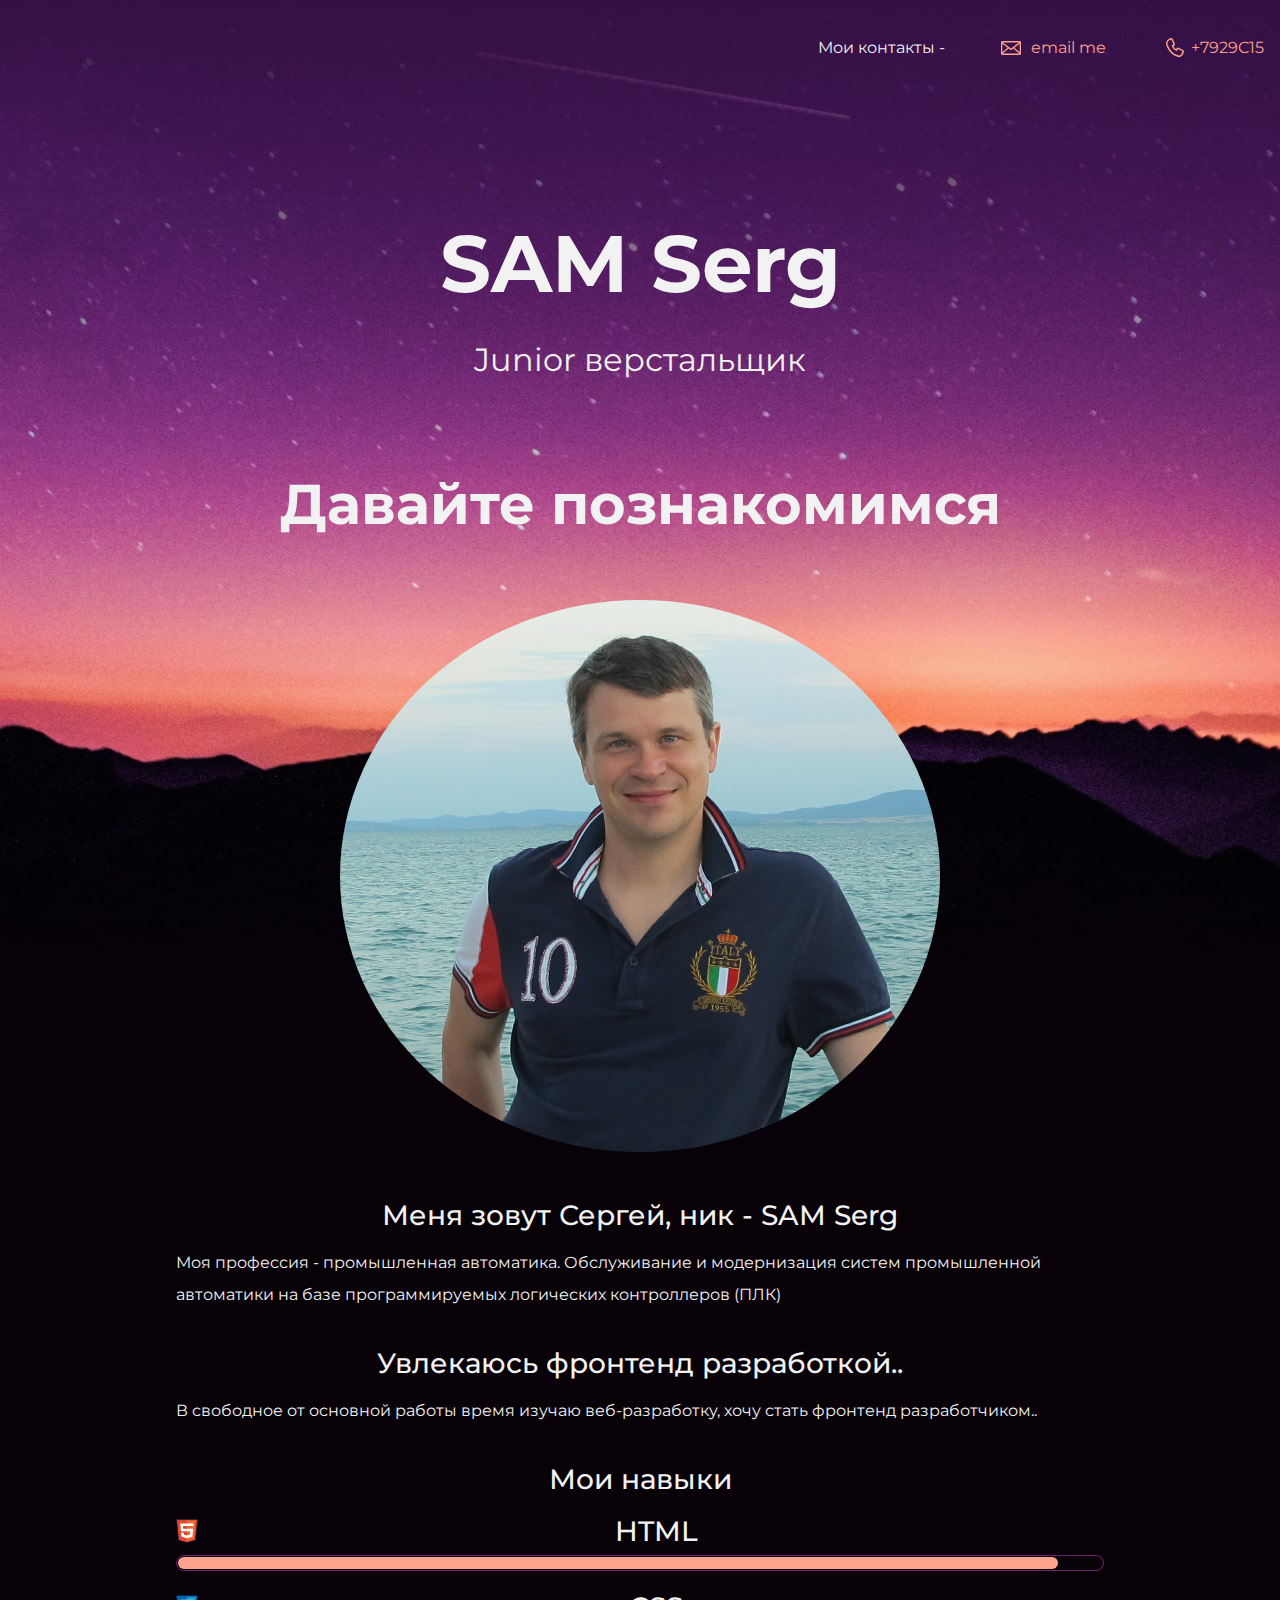
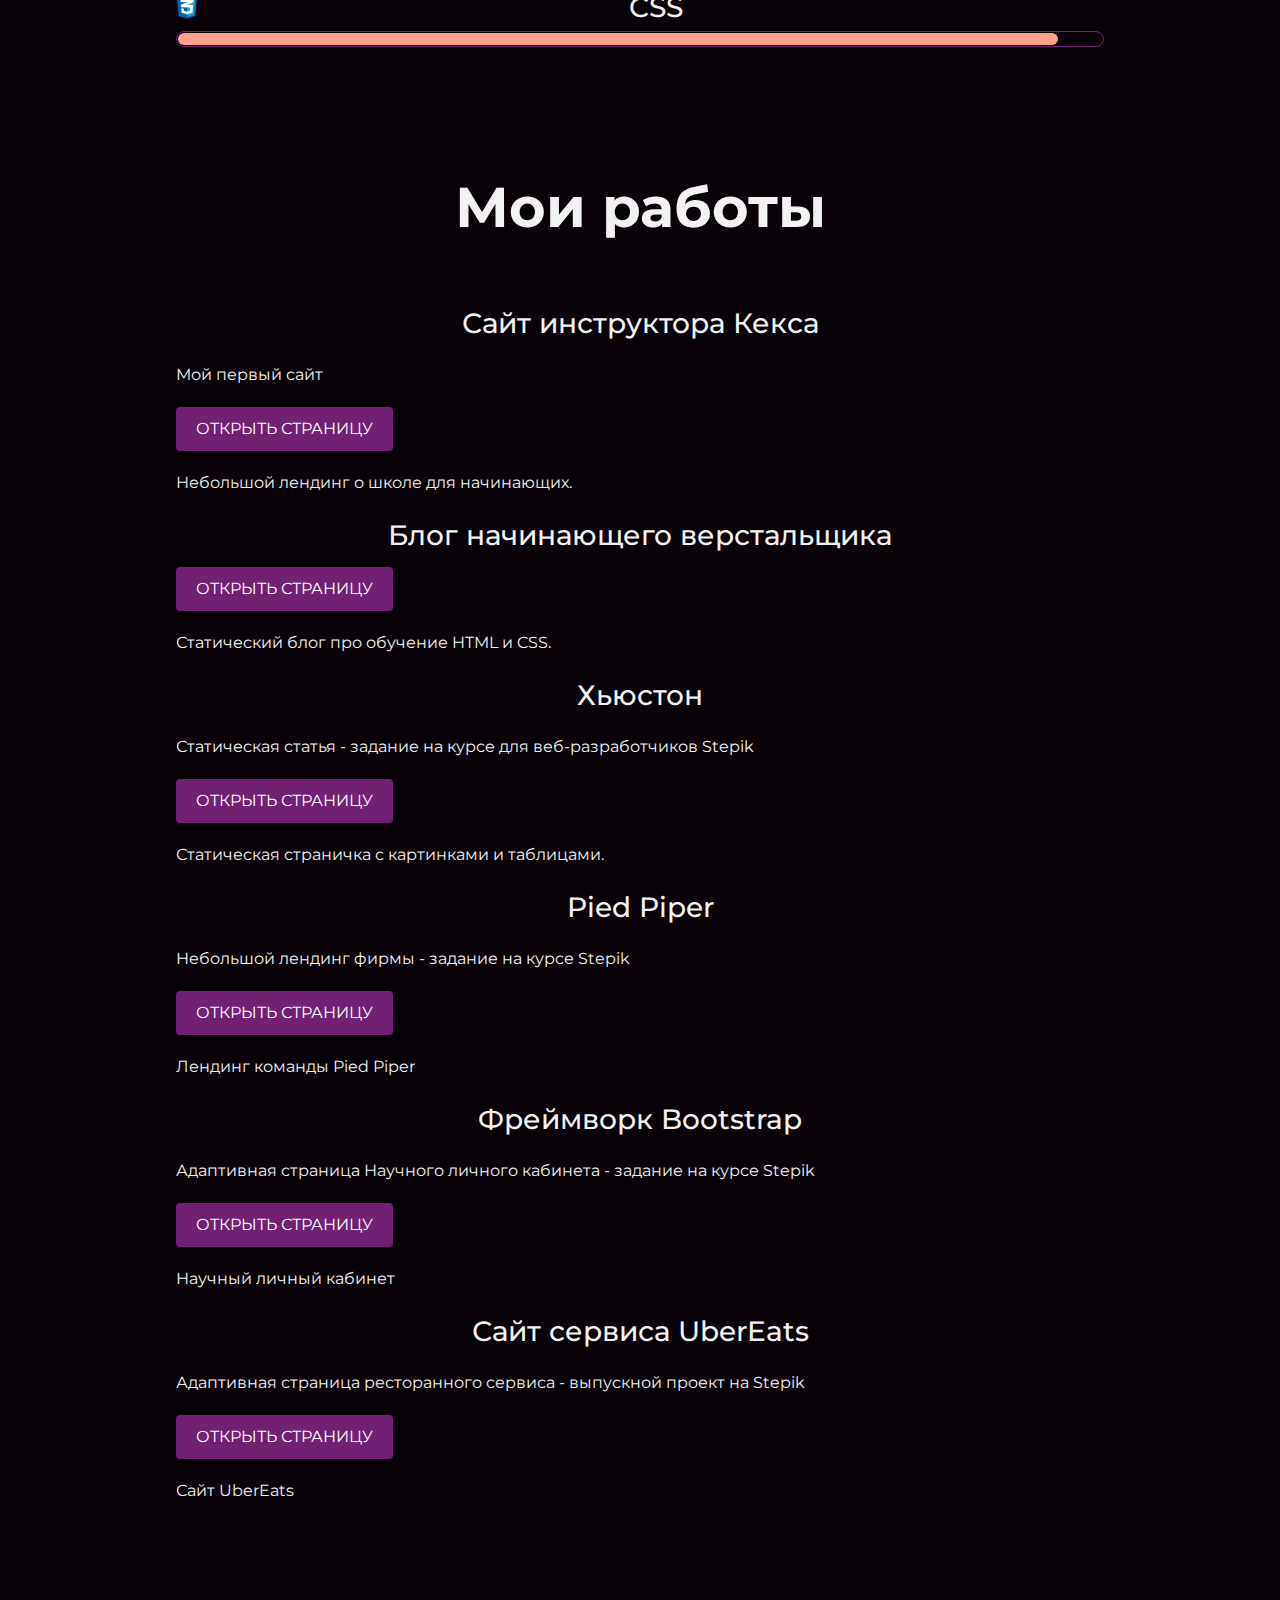
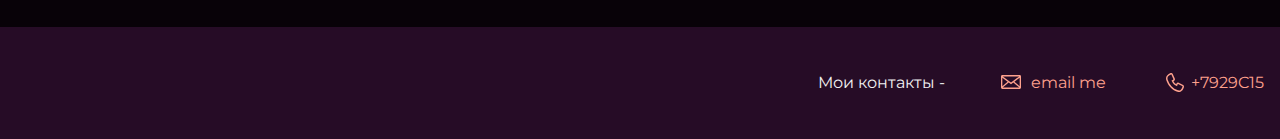
<file: index.html>
<!DOCTYPE html>
<!--Created by SAM Serg-->
<html lang="ru">
  <head>
    <meta charset="UTF-8">
    <link rel="stylesheet" href="style.css">
    <link rel="stylesheet" href="https://fonts.googleapis.com/css?family=Montserrat:400,500,700|Old+Standard+TT&display=swap&subset=cyrillic">
    <title>Портфолио Junior верстальщика SAM Serg</title>
  </head>

  <body>
    <header class="page-header">
      <div class="container">
        Мои контакты -<a class="header-email"
        href="mailto:serg_am@rambler.ru?subject=feedback">email me</a>
        <a class="header-phone" href="tel:+7929C15">+7929C15 </a>
      </div>
    </header>

    <section class="hero-image">
      <div class="container">
        <h1 class="heading">SAM Serg</h1>
        <p>Junior верстальщик</p>
      </div>
    </section>

    <section class="intro">
      <div class="container">
        <h2 class="subheading">Давайте познакомимся</h2>
        <figure class="user-image">
          <img class="myfoto" src="files/MyAva.jpg" width="600" alt="Моя фотка">
        </figure>
        <div>
          <h3>Меня зовут Сергей, ник - SAM Serg</h3>
          <p>Моя профессия - промышленная автоматика. Обслуживание и модернизация систем
            промышленной автоматики на базе программируемых логических контроллеров (ПЛК)</p>
        </div>
        <div>
          <h3>Увлекаюсь фронтенд разработкой..</h3>
          <p>В свободное от основной работы время изучаю веб-разработку, хочу стать фронтенд разработчиком..</p>
        </div>
        <div class="skills">
          <h3>Мои навыки<h3>
          <dl class="skills-list">
            <dt class="skill-html">HTML</dt>
            <dd class="level"><div style="width: 95%;">90%</div><dd>
            <dt class="skill-css">CSS</dt>
            <dd class="level"><div style="width: 95%;">85%</div></dd>
          </dl>
        </div>
      </div>
    </section>

    <section class="portfolio">
      <div class="container">
        <h2 class="subheading">Мои работы</h2>
        <h3>Сайт инструктора Кекса</h3>
        <p>Мой первый сайт</p>
        <a class="button" href="source/project/index.html">Открыть страницу</a>
        <p>Небольшой лендинг о школе для начинающих.</p>

        <h3>Блог начинающего верстальщика</h3>
        <a class="button" href="source/project2/index.html">Открыть страницу</a>
        <p>Статический блог про обучение HTML и CSS.</p>

        <h3>Хьюстон</h3>
        <p>Статическая статья - задание на курсе для веб-разработчиков Stepik</p>
        <a class="button" href="source/Stepik_task/index.html">Открыть страницу</a>
        <p>Статическая страничка с картинками и таблицами.</p>

        <h3>Pied Piper</h3>
        <p>Небольшой лендинг фирмы - задание на курсе Stepik</p>
        <a class="button" href="./source/StepikTask2/index.html">Открыть страницу</a>
        <p>Лендинг команды Pied Piper</p>

        <h3>Фреймворк Bootstrap</h3>
        <p>Адаптивная страница Научного личного кабинета - задание на курсе Stepik</p>
        <a class="button" href="./source/StepikTask3/index.html">Открыть страницу</a>
        <p>Научный личный кабинет</p>

        <h3>Сайт сервиса UberEats</h3>
        <p>Адаптивная страница ресторанного сервиса - выпускной проект на Stepik</p>
        <a class="button" href="./source/StepikFinal/index.html">Открыть страницу</a>
        <p>Сайт UberEats</p>

      </div>
    </section>

    <footer class="page-footer">
      <div class="container">
        Мои контакты -<a class="footer-email"
        href="mailto:serg_am@rambler.ru?subject=feedback">email me</a>
        <a class="footer-phone" href="tel:+7929C15"> +7929C15 </a>
      </div>
    </footer>
  </body>
</html>
</file>
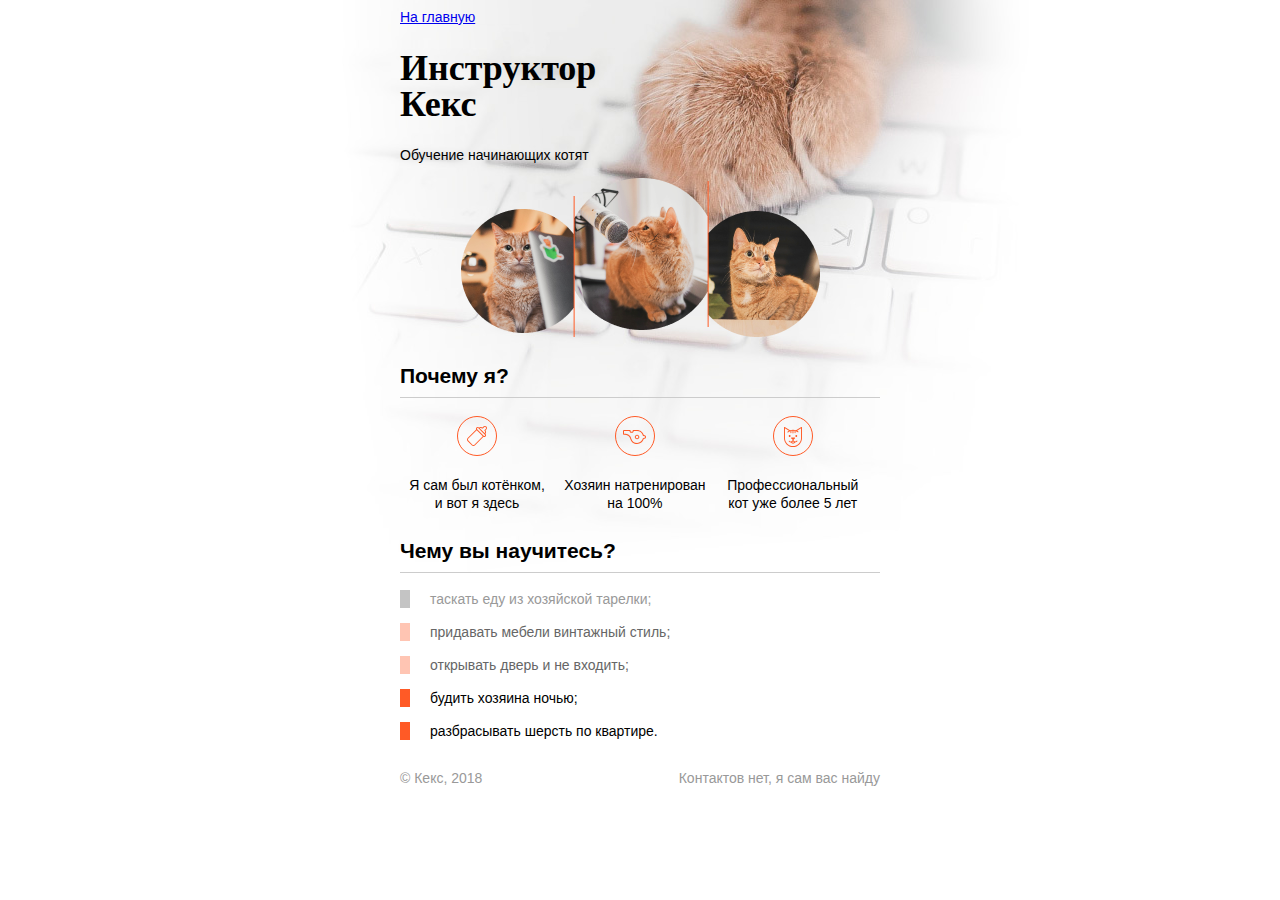
<file: source/project/index.html>
<!DOCTYPE html>
<html lang="ru">
  <head>
    <meta charset="utf-8">
    <title>Инструктор Кекс</title>
    <link rel="stylesheet" href="style.css">
  </head>
  <body>
    <div class="container">
      <header class="site-header">
        <a href="../../index.html">На главную</a>
        <h1>Инструктор Кекс</h1>
        <p>Обучение начинающих котят</p>
        <img src="img/keks.png">
      </header>

      <section class="features">
        <h2>Почему я?</h2>
        <p class="feature-kitten">Я сам был котёнком, и вот я здесь</p>
        <p class="feature-train">Хозяин натренирован на 100%</p>
        <p class="feature-cat">Профессиональный кот уже более 5 лет</p>
      </section>

      <section class="skills">
        <h2>Чему вы научитесь?</h2>
        <ul class="skills-list">
          <li class="skills-item">таскать еду из хозяйской тарелки;</li>
          <li class="skills-item standart">придавать мебели винтажный стиль;</li>
          <li class="skills-item standart">открывать дверь и не входить;</li>
          <li class="skills-item vip">будить хозяина ночью;</li>
          <li class="skills-item vip">разбрасывать шерсть по квартире.</li>
        </ul>
      </section>

      <footer class="site-footer">
        <p>© Кекс, 2018</p>
        <p>Контактов нет, я сам вас найду</p>
      </footer>
    </div>
  </body>
</html>
</file>
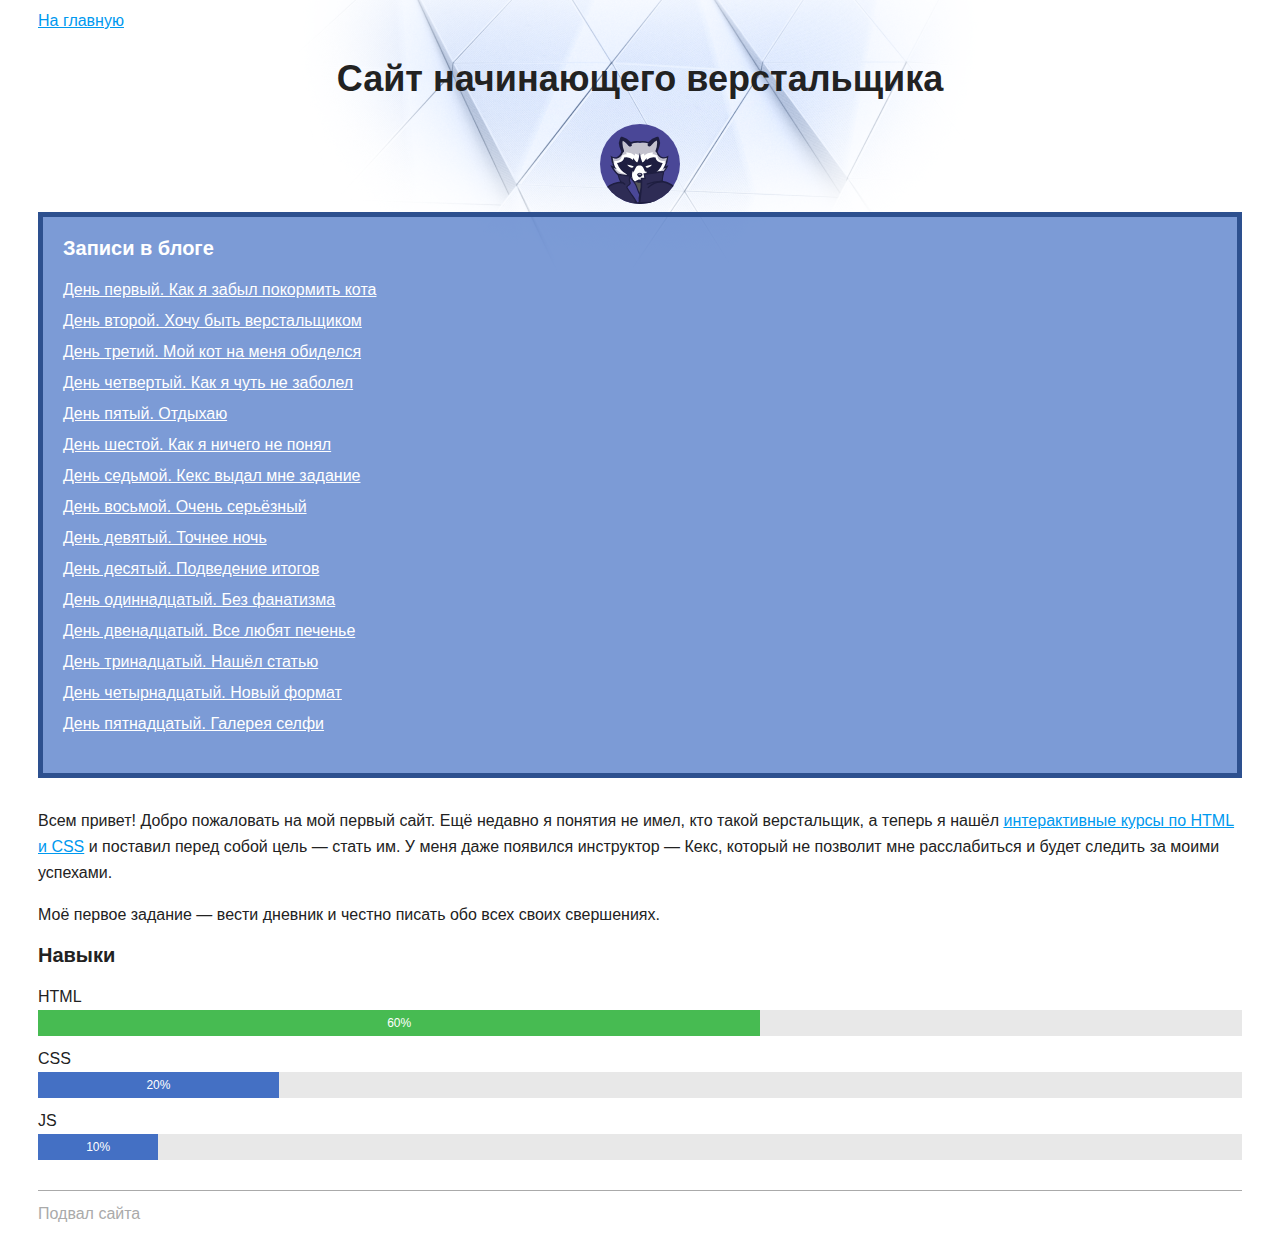
<file: source/project2/index.html>
<!DOCTYPE html>
<html lang="ru">
  <head>
    <meta charset="utf-8">
    <title>Сайт начинающего верстальщика</title>
    <link rel="stylesheet" href="style.css">
  </head>
  <body>
    <header>
      <a href="../../index.html">На главную</a>
      <h1 class="page-title">Сайт начинающего верстальщика</h1>
    </header>
    <main>
      <div class="avatar-container">
        <img class="avatar" src="img/raccoon.svg" width="80" height="80" alt="Аватарка">
      </div>
      <nav class="blog-navigation">
        <h2>Записи в блоге</h2>
        <ul>
          <li><a href="day-1.html">День первый. Как я забыл покормить кота</a></li>
          <li><a href="day-2.html">День второй. Хочу быть верстальщиком</a></li>
          <li><a href="day-3.html">День третий. Мой кот на меня обиделся</a></li>
          <li><a href="day-4.html">День четвертый. Как я чуть не заболел</a></li>
          <li><a href="day-5.html">День пятый. Отдыхаю</a></li>
          <li><a href="day-6.html">День шестой. Как я ничего не понял</a></li>
          <li><a href="day-7.html">День седьмой. Кекс выдал мне задание</a></li>
          <li><a href="day-8.html">День восьмой. Очень серьёзный</a></li>
          <li><a href="day-9.html">День девятый. Точнее ночь</a></li>
          <li><a href="day-10.html">День десятый. Подведение итогов</a></li>
          <li><a href="day-11.html">День одиннадцатый. Без фанатизма</a></li>
          <li><a href="day-12.html">День двенадцатый. Все любят печенье</a></li>
          <li><a href="day-13.html">День тринадцатый. Нашёл статью</a></li>
          <li><a href="day-14.html">День четырнадцатый. Новый формат</a></li>
          <li><a href="day-15.html">День пятнадцатый. Галерея селфи</a></li>
        </ul>
      </nav>
      <section>
        <p>Всем привет! Добро пожаловать на мой первый сайт. Ещё недавно я понятия не имел, кто такой верстальщик, а теперь я нашёл <a href="https://htmlacademy.ru/courses">интерактивные курсы по HTML и CSS</a> и поставил перед собой цель — стать им. У меня даже появился инструктор — Кекс, который не позволит мне расслабиться и будет следить за моими успехами.</p>
        <p>Моё первое задание — вести дневник и честно писать обо всех своих свершениях.</p>
      </section>
      <section>
        <h2>Навыки</h2>
        <dl class="skills">
          <dt>HTML</dt>
          <dd><div class="skills-level skills-level-ok" style="width: 60%;">60%</div></dd>
          <dt>CSS</dt>
          <dd><div class="skills-level" style="width: 20%;">20%</div></dd>
          <dt>JS</dt>
          <dd><div class="skills-level" style="width: 10%;">10%</div></dd>
        </dl>
      </section>
    </main>
    <footer>
      Подвал сайта
    </footer>
  </body>
</html>
</file>
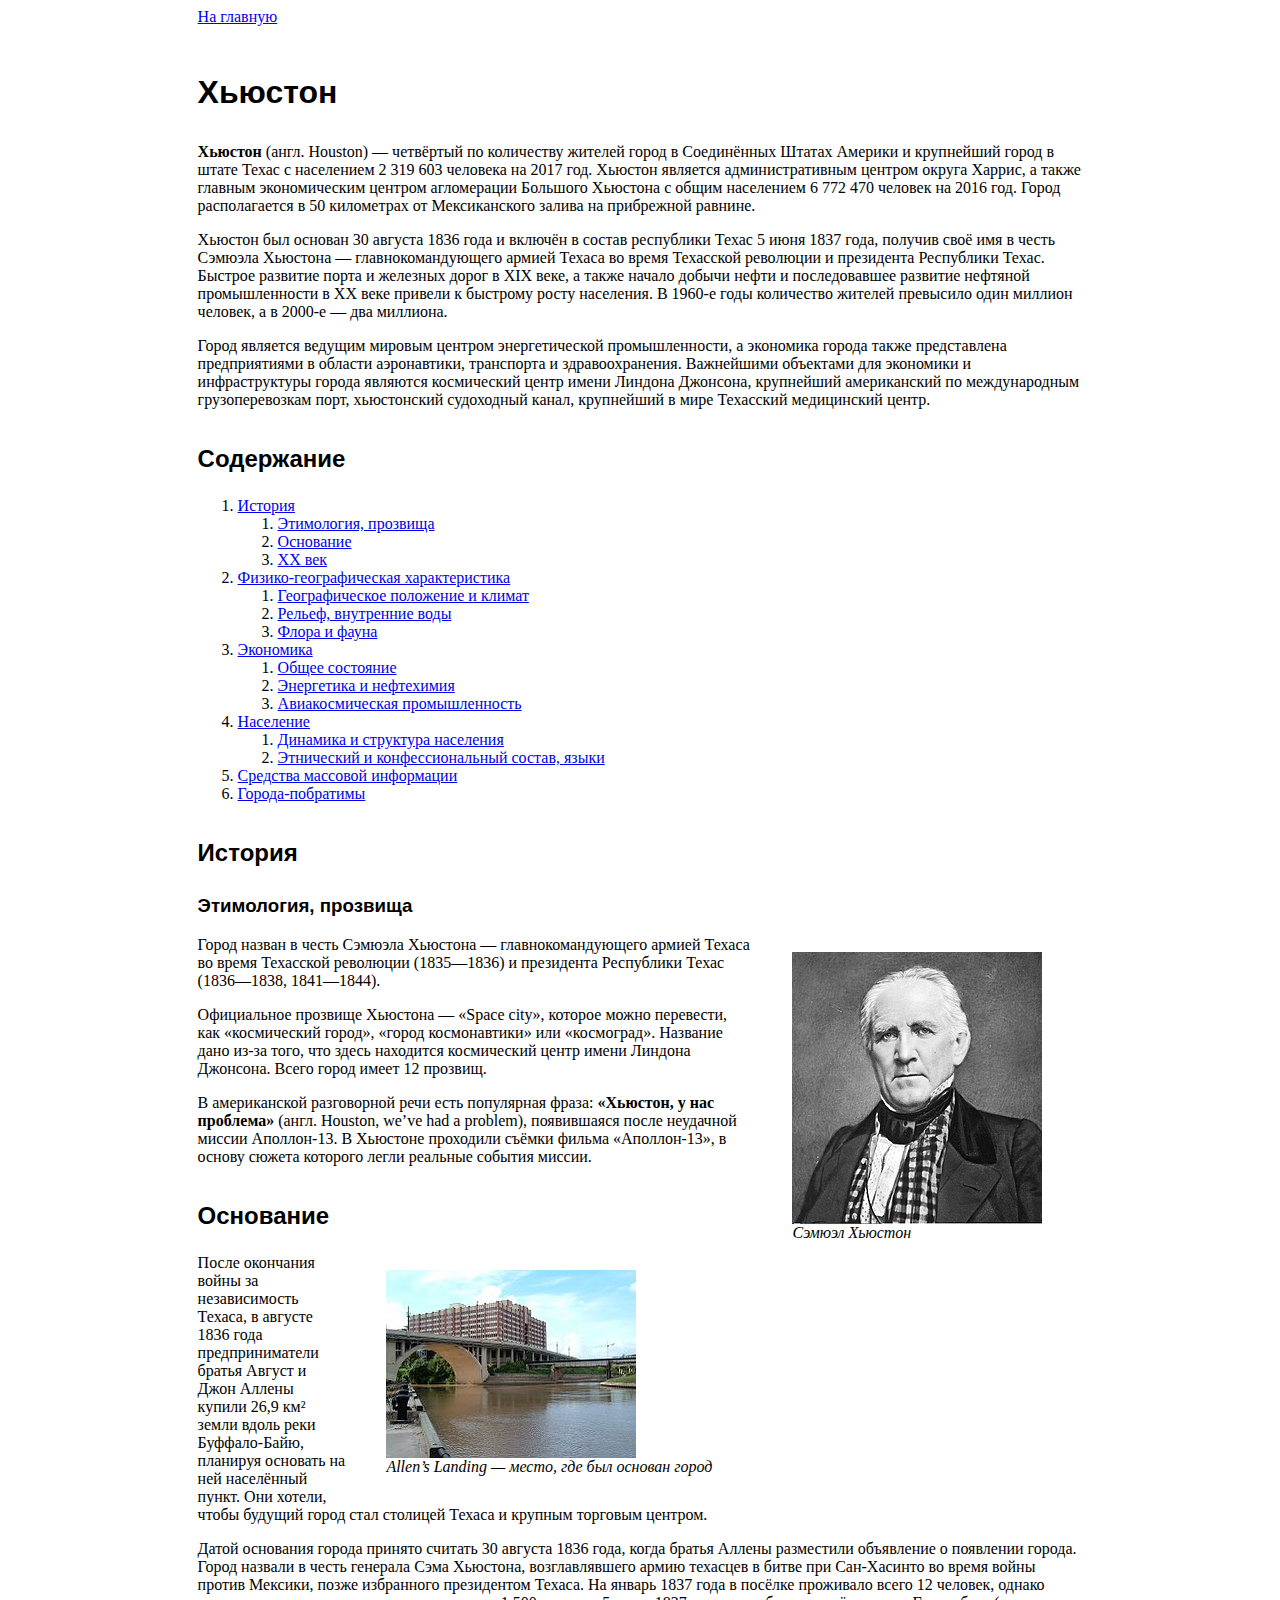
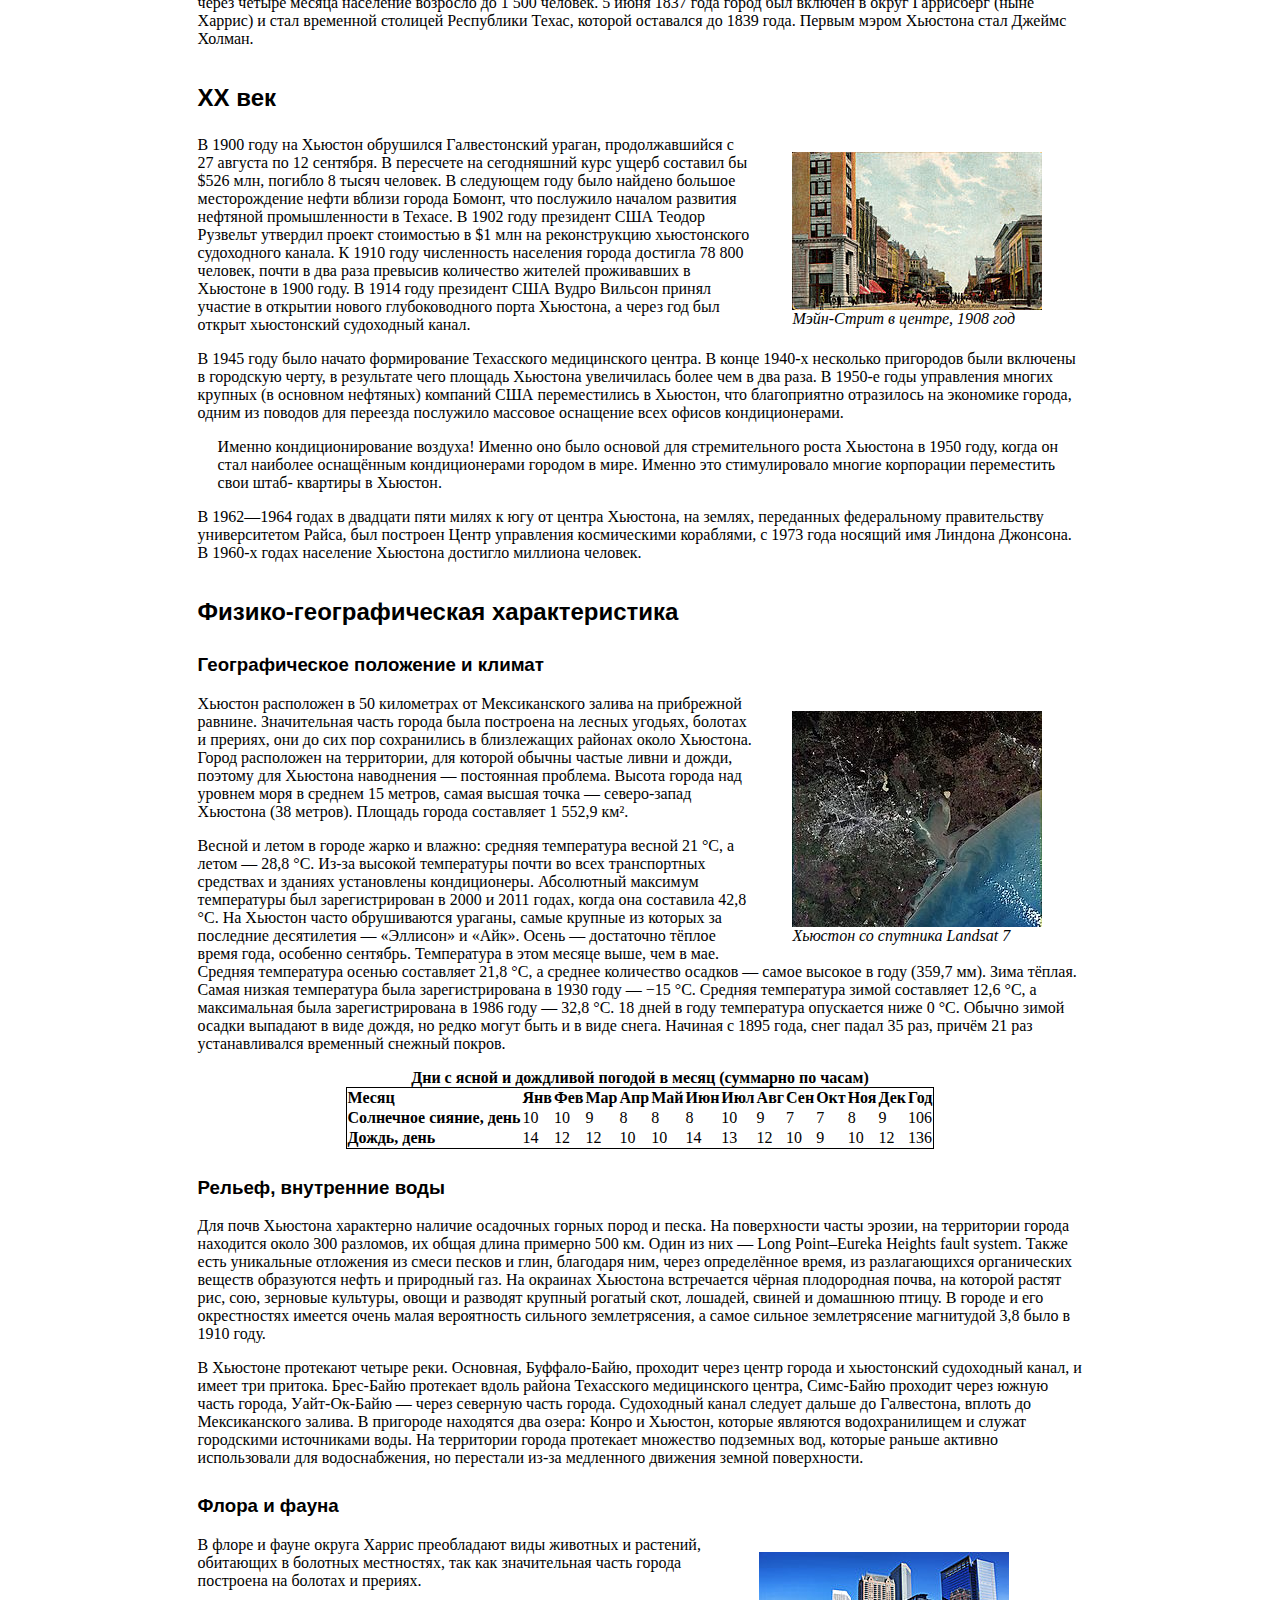
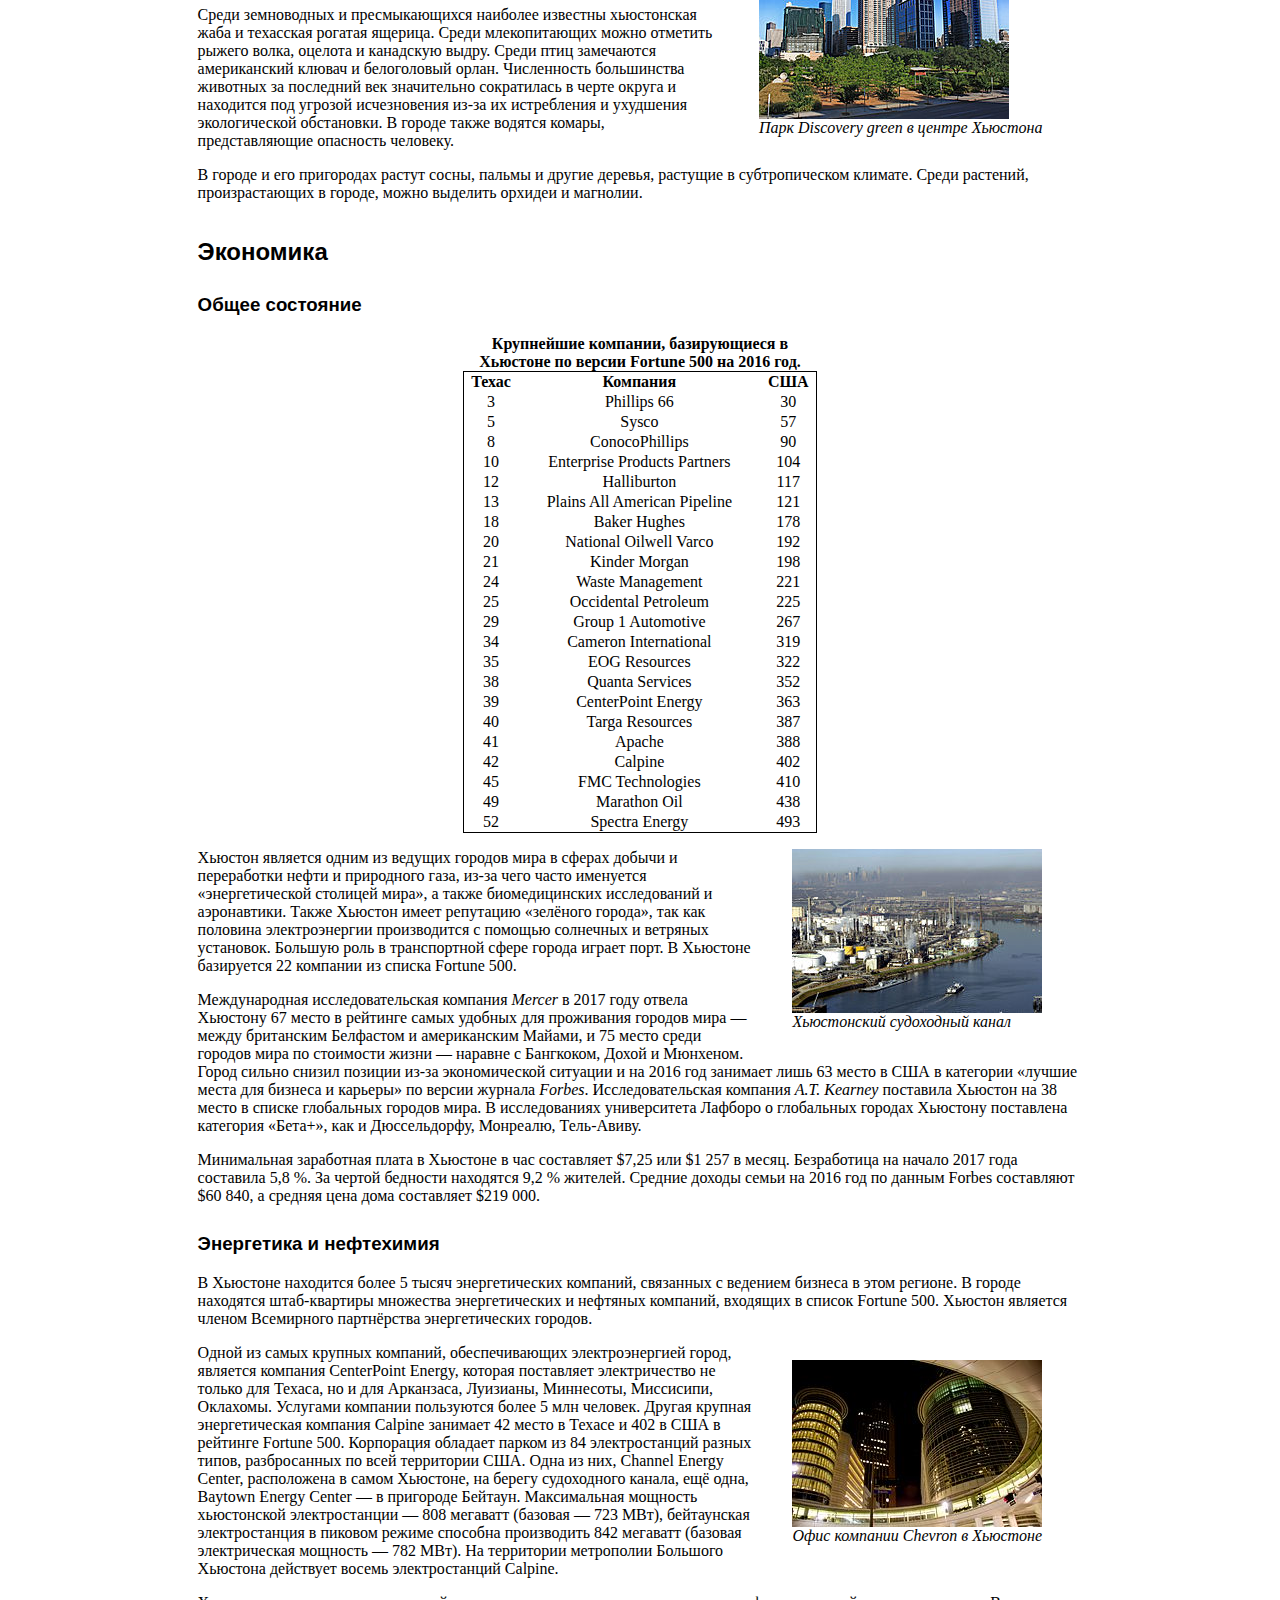
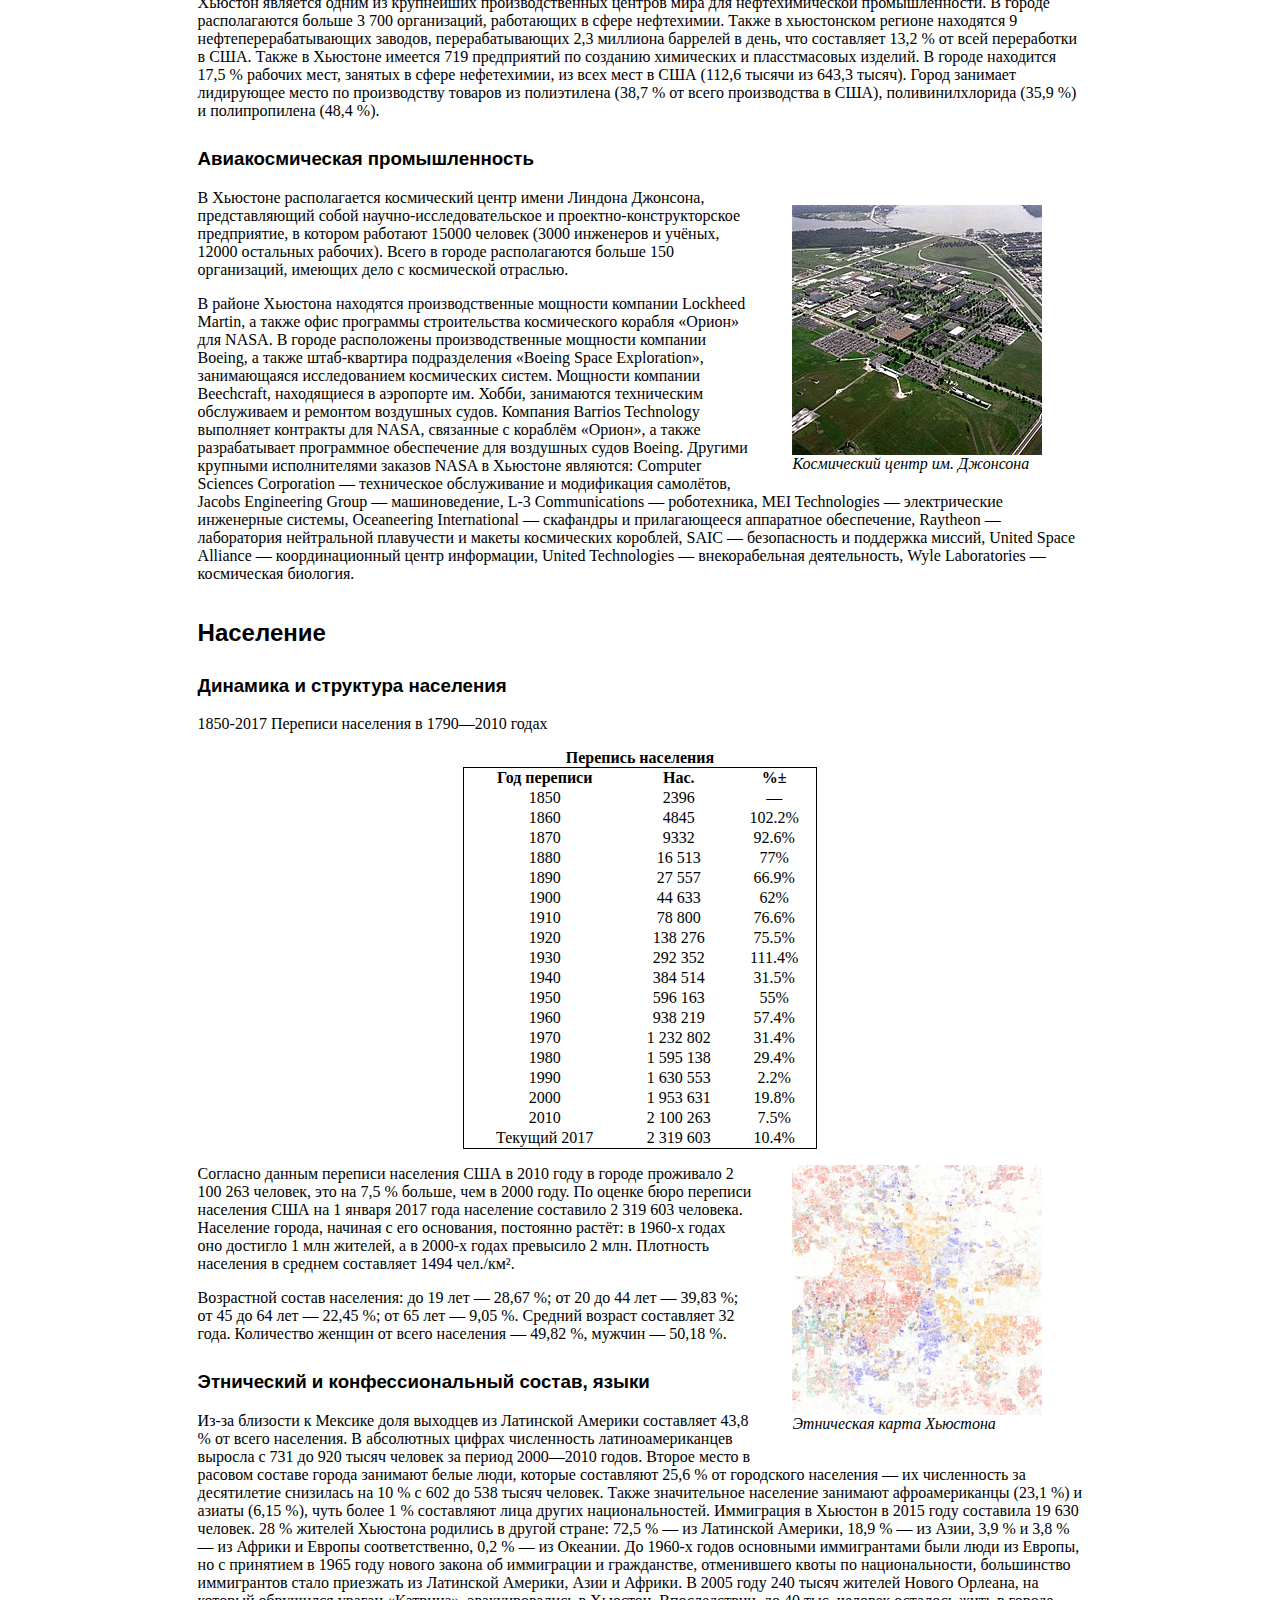
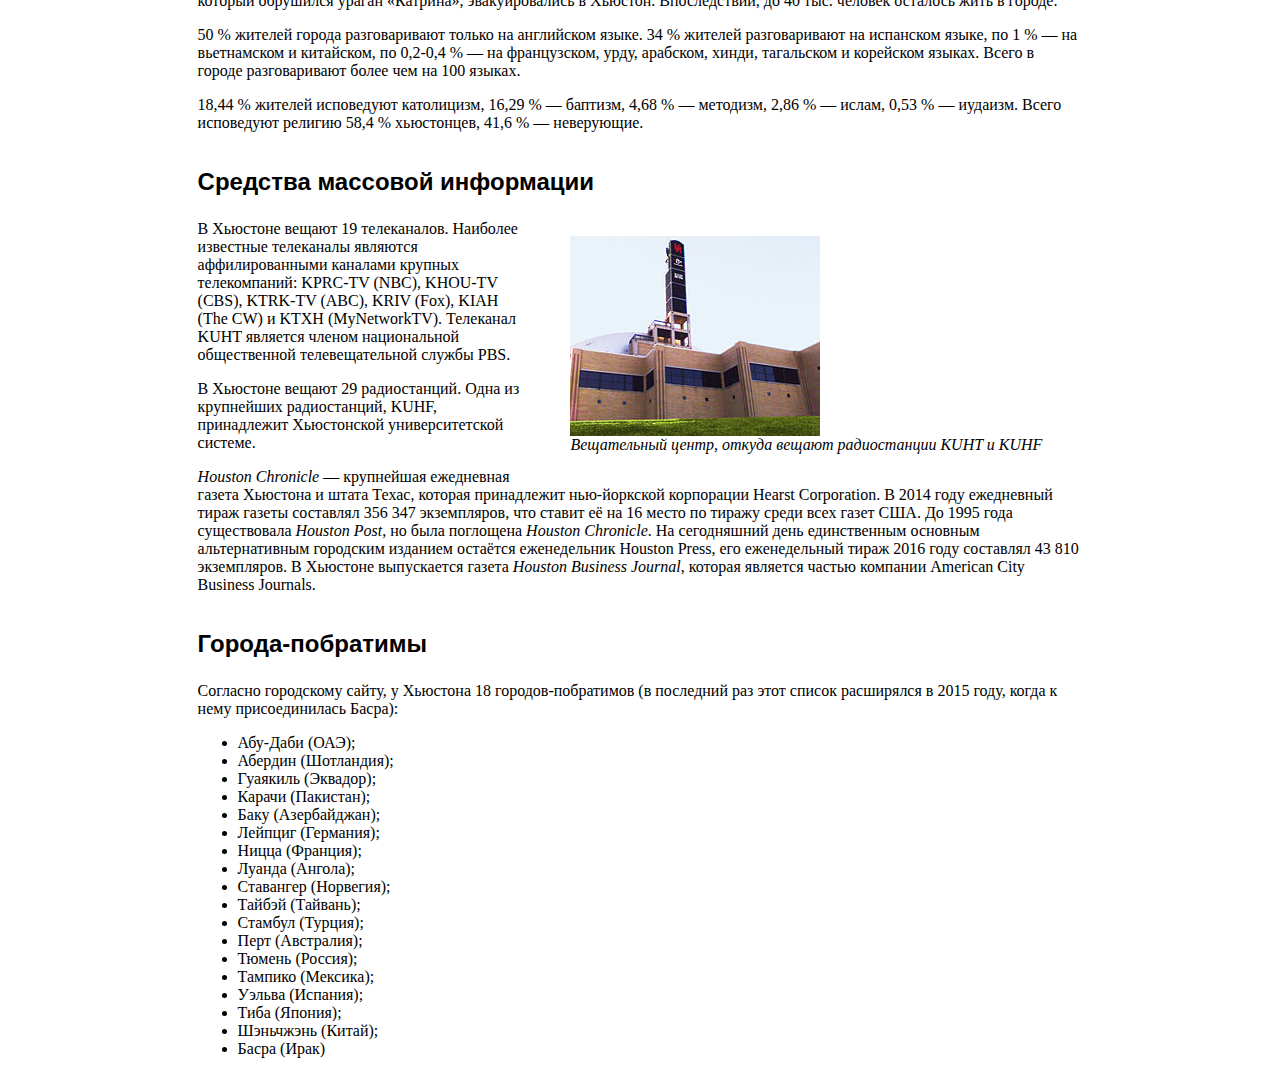
<file: source/Stepik_task/index.html>
<!DOCTYPE=html>
<html>
<head>
  <meta charset="utf-8">
  <link rel="stylesheet" href="style.css">
  <title>Хьюстон</title>
</head>

  <body>
    <article>
    <a href="../../index.html">На главную</a>
    <h1>Хьюстон</h1>
    <p><b>Хьюстон</b> (англ. Houston) — четвёртый по количеству жителей город в Соединённых Штатах Америки
и крупнейший город в штате Техас с населением 2 319 603 человека на 2017 год. Хьюстон является
административным центром округа Харрис, а также главным экономическим центром агломерации
Большого Хьюстона с общим населением 6 772 470 человек на 2016 год. Город располагается в 50
километрах от Мексиканского залива на прибрежной равнине.</p>
    <p>Хьюстон был основан 30 августа 1836 года и включён в состав республики Техас 5 июня 1837 года,
получив своё имя в честь Сэмюэла Хьюстона — главнокомандующего армией Техаса во время
Техасской революции и президента Республики Техас. Быстрое развитие порта и железных дорог в
XIX веке, а также начало добычи нефти и последовавшее развитие нефтяной промышленности в XX
веке привели к быстрому росту населения. В 1960-е годы количество жителей превысило один
миллион человек, а в 2000-е — два миллиона.</p>
    <p>Город является ведущим мировым центром энергетической промышленности, а экономика города
также представлена предприятиями в области аэронавтики, транспорта и здравоохранения.
Важнейшими объектами для экономики и инфраструктуры города являются космический центр
имени Линдона Джонсона, крупнейший американский по международным грузоперевозкам порт,
хьюстонский судоходный канал, крупнейший в мире Техасский медицинский центр.</p>
  <h2>Содержание</h2>
<nav>
<ol>
  <li><a href="#history">История</a></li>
    <ol>
      <li><a href="#etimolog">Этимология, прозвища</a></li>
      <li><a href="#etimolog">Основание</a></li>
      <li><a href="#centure_twenty">XX век</a> </li>
    </ol>
  <li><a href="#geography">Физико-географическая характеристика</a></li>
    <ol>
      <li><a href="#geo-position">Географическое положение и климат</a></li>
      <li><a href="#relief">Рельеф, внутренние воды</a></li>
      <li><a href="#flora">Флора и фауна</a></li>
    </ol>
  <li><a href="#economic">Экономика</a></li>
    <ol>
      <li><a href="#common-state">Общее состояние</a></li>
      <li><a href="#energy">Энергетика и нефтехимия</a></li>
      <li><a href="#avia-industry">Авиакосмическая промышленность</a></li>
    </ol>
  <li><a href="#populi">Население</a></li>
    <ol>
      <li><a href="#dinamic">Динамика и структура населения</a></li>
      <li><a href="#etich_sost">Этнический и конфессиональный состав, языки</a></li>
    </ol>
  <li><a href="#mass_media">Средства массовой информации</a></li>
  <li><a href="#city-brothers">Города-побратимы</a></li>
</ol>
</nav>

<h2 id="hisrory">История</h2>
<h3 id="etimolog">Этимология, прозвища</h3>
<figure>
  <img src="img\Sam_Houston_portrait.jpg" alt="Сэм Хьюстон" title="Сэмюэл Хьюстон">
  <figcaption>Сэмюэл Хьюстон</figcaption>
</figure>
<p>Город назван в честь Сэмюэла Хьюстона — главнокомандующего армией Техаса во время Техасской
революции (1835—1836) и президента Республики Техас (1836—1838, 1841—1844).</p>
<p>Официальное прозвище Хьюстона — «Space city», которое можно перевести, как «космический
город», «город космонавтики» или «космоград». Название дано из-за того, что здесь находится
космический центр имени Линдона Джонсона. Всего город имеет 12 прозвищ.</p>
<p>В американской разговорной речи есть популярная фраза: <b>«Хьюстон, у нас проблема»</b> (англ.
Houston, we’ve had a problem), появившаяся после неудачной миссии Аполлон-13. В Хьюстоне
проходили съёмки фильма «Аполлон-13», в основу сюжета которого легли реальные события миссии.</p>

<h2 id="foundation">Основание</h2>
<figure>
  <img src="img\Allen's_Landing_Houston_bayou_view.jpg" alt="Allen’s Landing" title="Allen’s Landing">
  <figcaption>Allen’s Landing — место, где был основан город</figcaption>
</figure>
<p>После окончания войны за независимость Техаса, в августе 1836 года предприниматели братья Август
и Джон Аллены купили 26,9 км² земли вдоль реки Буффало-Байю, планируя основать на ней
населённый пункт. Они хотели, чтобы будущий город стал столицей Техаса и крупным торговым
центром.</p>
<p>Датой основания города принято считать 30 августа 1836 года, когда братья Аллены разместили
объявление о появлении города. Город назвали в честь генерала Сэма Хьюстона, возглавлявшего
армию техасцев в битве при Сан-Хасинто во время войны против Мексики, позже избранного
президентом Техаса. На январь 1837 года в посёлке проживало всего 12 человек, однако через четыре
месяца население возросло до 1 500 человек. 5 июня 1837 года город был включён в округ Гаррисберг
(ныне Харрис) и стал временной столицей Республики Техас, которой оставался до 1839 года.
Первым мэром Хьюстона стал Джеймс Холман.</p>

<h2 id="centure_twenty">XX век</h2>
<figure>
  <img src="img\Main_Street_looking_south_Houston_Texas_(1908).jpg" alt="Main_Street" title="Main_Street">
  <figcaption>Мэйн-Стрит в центре, 1908 год</figcaption>
</figure>
<p>В 1900 году на Хьюстон обрушился Галвестонский ураган, продолжавшийся с 27 августа по 12
сентября. В пересчете на сегодняшний курс ущерб составил бы $526 млн, погибло 8 тысяч человек. В
следующем году было найдено большое месторождение нефти вблизи города Бомонт, что послужило
началом развития нефтяной промышленности в Техасе. В 1902 году президент США Теодор Рузвельт
утвердил проект стоимостью в $1 млн на реконструкцию хьюстонского судоходного канала. К 1910
году численность населения города достигла 78 800 человек, почти в два раза превысив количество
жителей проживавших в Хьюстоне в 1900 году. В 1914 году президент США Вудро Вильсон принял
участие в открытии нового глубоководного порта Хьюстона, а через год был открыт хьюстонский
судоходный канал.</p>
<p>В 1945 году было начато формирование Техасского медицинского центра. В конце 1940-х несколько
пригородов были включены в городскую черту, в результате чего площадь Хьюстона увеличилась
более чем в два раза. В 1950-е годы управления многих крупных (в основном нефтяных) компаний
США переместились в Хьюстон, что благоприятно отразилось на экономике города, одним из
поводов для переезда послужило массовое оснащение всех офисов кондиционерами.</p>
<div style="margin-left: 20px;">
<p>Именно кондиционирование воздуха! Именно оно было основой для стремительного
роста Хьюстона в 1950 году, когда он стал наиболее оснащённым кондиционерами
городом в мире. Именно это стимулировало многие корпорации переместить свои штаб-
квартиры в Хьюстон.</p>
</div>
<p>В 1962—1964 годах в двадцати пяти милях к югу от центра Хьюстона, на землях, переданных
федеральному правительству университетом Райса, был построен Центр управления космическими
кораблями, с 1973 года носящий имя Линдона Джонсона. В 1960-х годах население Хьюстона
достигло миллиона человек.</p>

<h2 id="geography">Физико-географическая характеристика</h2>
<h3 id="geo-position">Географическое положение и климат</h3>
<figure>
  <img src="img\Large_Houston_Landsat.jpg" alt="Хьюстон со спутника" title="Хьюстон со спутника">
  <figcaption>Хьюстон со спутника Landsat 7</figcaption>
</figure>
<p>Хьюстон расположен в 50 километрах от Мексиканского залива на прибрежной равнине.
Значительная часть города была построена на лесных угодьях, болотах и прериях, они до сих пор
сохранились в близлежащих районах около Хьюстона. Город расположен на территории, для которой
обычны частые ливни и дожди, поэтому для Хьюстона наводнения — постоянная проблема. Высота
города над уровнем моря в среднем 15 метров, самая высшая точка — северо-запад Хьюстона (38
метров). Площадь города составляет 1 552,9 км².</p>
<p>Весной и летом в городе жарко и влажно: средняя температура весной 21 °C, а летом — 28,8 °C. Из-за
высокой температуры почти во всех транспортных средствах и зданиях установлены кондиционеры.
Абсолютный максимум температуры был зарегистрирован в 2000 и 2011 годах, когда она составила
42,8 °C. На Хьюстон часто обрушиваются ураганы, самые крупные из которых за последние
десятилетия — «Эллисон» и «Айк». Осень — достаточно тёплое время года, особенно сентябрь.
Температура в этом месяце выше, чем в мае. Средняя температура осенью составляет 21,8 °C, а
среднее количество осадков — самое высокое в году (359,7 мм). Зима тёплая. Самая низкая
температура была зарегистрирована в 1930 году — −15 °C. Средняя температура зимой составляет
12,6 °C, а максимальная была зарегистрирована в 1986 году — 32,8 °C. 18 дней в году температура
опускается ниже 0 °C. Обычно зимой осадки выпадают в виде дождя, но редко могут быть и в виде
снега. Начиная с 1895 года, снег падал 35 раз, причём 21 раз устанавливался временный снежный
покров.</p>
<table align="center">
<caption><b>Дни с ясной и дождливой погодой в месяц (суммарно по часам)</b></caption>
  <tbody>
    <tr>
      <td><b>Месяц</b></td>
      <td><b>Янв</b></td>
      <td><b>Фев</b></td>
      <td><b>Мар</b></td>
      <td><b>Апр</b></td>
      <td><b>Май</b></td>
      <td><b>Июн</b></td>
      <td><b>Июл</b></td>
      <td><b>Авг</b></td>
      <td><b>Сен</b></td>
      <td><b>Окт</b></td>
      <td><b>Ноя</b></td>
      <td><b>Дек</b></td>
      <td><b>Год</b></td>
    </tr>
    <tr>
      <td><b>Солнечное сияние, день<b></td>
      <td>10</td>
      <td>10</td>
      <td>9</td>
      <td>8</td>
      <td>8</td>
      <td>8</td>
      <td>10</td>
      <td>9</td>
      <td>7</td>
      <td>7</td>
      <td>8</td>
      <td>9</td>
      <td>106</td>
    </tr>
    <tr>
      <td><b>Дождь, день<b></td>
      <td>14</td>
      <td>12</td>
      <td>12</td>
      <td>10</td>
      <td>10</td>
      <td>14</td>
      <td>13</td>
      <td>12</td>
      <td>10</td>
      <td>9</td>
      <td>10</td>
      <td>12</td>
      <td>136</td>
    </tr>
  </tbody>
</table>
<h3 id="relief">Рельеф, внутренние воды</h3>
<p>Для почв Хьюстона характерно наличие осадочных горных пород и песка. На поверхности часты
эрозии, на территории города находится около 300 разломов, их общая длина примерно 500 км. Один
из них — Long Point–Eureka Heights fault system. Также есть уникальные отложения из смеси песков и
глин, благодаря ним, через определённое время, из разлагающихся органических веществ образуются
нефть и природный газ. На окраинах Хьюстона встречается чёрная плодородная почва, на которой
растят рис, сою, зерновые культуры, овощи и разводят крупный рогатый скот, лошадей, свиней и
домашнюю птицу. В городе и его окрестностях имеется очень малая вероятность сильного
землетрясения, а самое сильное землетрясение магнитудой 3,8 было в 1910 году.</p>
<p>В Хьюстоне протекают четыре реки. Основная, Буффало-Байю, проходит через центр города и
хьюстонский судоходный канал, и имеет три притока. Брес-Байю протекает вдоль района Техасского
медицинского центра, Симс-Байю проходит через южную часть города, Уайт-Ок-Байю — через
северную часть города. Судоходный канал следует дальше до Галвестона, вплоть до Мексиканского
залива. В пригороде находятся два озера: Конро и Хьюстон, которые являются водохранилищем и
служат городскими источниками воды. На территории города протекает множество подземных вод,
которые раньше активно использовали для водоснабжения, но перестали из-за медленного движения
земной поверхности.</p>

<h3 id="flora">Флора и фауна</h3>
<figure>
  <img src="img\Discovery_green.jpg" alt="Парк Discovery green" title="Парк Discovery green">
  <figcaption>Парк Discovery green в центре Хьюстона</figcaption>
</figure>
<p>В флоре и фауне округа Харрис преобладают виды животных и растений, обитающих в болотных
местностях, так как значительная часть города построена на болотах и прериях.</p>
<p>Среди земноводных и пресмыкающихся наиболее известны хьюстонская жаба и техасская рогатая
ящерица. Среди млекопитающих можно отметить рыжего волка, оцелота и канадскую выдру. Среди
птиц замечаются американский клювач и белоголовый орлан. Численность большинства животных за
последний век значительно сократилась в черте округа и находится под угрозой исчезновения из-за
их истребления и ухудшения экологической обстановки. В городе также водятся комары,
представляющие опасность человеку.</p>
<p>В городе и его пригородах растут сосны, пальмы и другие деревья, растущие в субтропическом
климате. Среди растений, произрастающих в городе, можно выделить орхидеи и магнолии.</p>


<h2 id="economic">Экономика</h2>
<h3 id="common-state">Общее состояние</h3>

<div>
<table align="center" width="40%">
<caption><b>Крупнейшие компании, базирующиеся в Хьюстоне по версии Fortune 500 на 2016 год.</b></caption>
  <thead align="center">
    <tr >
      <th>Техас</th><th>Компания</th><th>США</th>
    </tr>
  </thead>
  <tbody align="center">
    <tr>  <td>3</td><td>Phillips 66</td><td>30</td></tr>
    <tr>  <td>5</td><td>Sysco</td><td>57</td></tr>
    <tr>  <td>8</td><td>ConocoPhillips</td><td>90</td></tr>
    <tr>  <td>10</td><td>Enterprise Products Partners</td><td>104</td></tr>
    <tr>  <td>12</td><td>Halliburton</td><td>117</td></tr>
    <tr>  <td>13</td><td>Plains All American Pipeline</td><td>121</td></tr>
    <tr>  <td>18</td><td>Baker Hughes</td><td>178</td></tr>
    <tr>  <td>20</td><td>National Oilwell Varco</td><td>192</td></tr>
    <tr>  <td>21</td><td>Kinder Morgan</td><td>198</td></tr>
    <tr>  <td>24</td><td>Waste Management</td><td>221</td></tr>
    <tr>  <td>25</td><td>Occidental Petroleum</td><td>225</td></tr>
    <tr>  <td>29</td><td>Group 1 Automotive</td><td>267</td></tr>
    <tr>  <td>34</td><td>Cameron International</td><td>319</td></tr>
    <tr>  <td>35</td><td>EOG Resources</td><td>322</td></tr>
    <tr>  <td>38</td><td>Quanta Services</td><td>352</td></tr>
    <tr>  <td>39</td><td>CenterPoint Energy</td><td>363</td></tr>
    <tr>  <td>40</td><td>Targa Resources</td><td>387</td></tr>
    <tr>  <td>41</td><td>Apache</td><td>388</td></tr>
    <tr>  <td>42</td><td>Calpine</td><td>402</td></tr>
    <tr>  <td>45</td><td>FMC Technologies</td><td>410</td></tr>
    <tr>  <td>49</td><td>Marathon Oil</td><td>438</td></tr>
    <tr>  <td>52</td><td>Spectra Energy</td><td>493</td></tr>
  </tbody>
</table>
</div>

  <figure>
    <img src="img\Houston_Ship_Channel.jpg" alt="Хьюстонский канал" title="Хьюстонский канал">
    <figcaption>Хьюстонский судоходный канал</figcaption>
  </figure>
  <p>Хьюстон является одним из ведущих городов мира в сферах добычи и переработки нефти и
природного газа, из-за чего часто именуется «энергетической столицей мира», а также
биомедицинских исследований и аэронавтики. Также Хьюстон имеет репутацию «зелёного города»,
так как половина электроэнергии производится с помощью солнечных и ветряных установок.
Большую роль в транспортной сфере города играет порт. В Хьюстоне базируется 22 компании из
списка Fortune 500.</p>
<p>Международная исследовательская компания <i>Mercer</i> в 2017 году отвела Хьюстону 67 место в
рейтинге самых удобных для проживания городов мира — между британским Белфастом и
американским Майами, и 75 место среди городов мира по стоимости жизни — наравне с Бангкоком,
Дохой и Мюнхеном. Город сильно снизил позиции из-за экономической ситуации и на 2016 год
занимает лишь 63 место в США в категории «лучшие места для бизнеса и карьеры» по версии
журнала <em>Forbes</em>. Исследовательская компания <em>A.T. Kearney</em> поставила Хьюстон на 38 место в списке
глобальных городов мира. В исследованиях университета Лафборо о глобальных городах Хьюстону
поставлена категория «Бета+», как и Дюссельдорфу, Монреалю, Тель-Авиву.</p>
<p>Минимальная заработная плата в Хьюстоне в час составляет $7,25 или $1 257 в месяц. Безработица на
начало 2017 года составила 5,8 %. За чертой бедности находятся 9,2 % жителей. Средние доходы
семьи на 2016 год по данным Forbes составляют $60 840, а средняя цена дома составляет $219 000.</p>

<h3 id="energy">Энергетика и нефтехимия</h3>
<p>В Хьюстоне находится более 5 тысяч энергетических компаний, связанных с ведением бизнеса в этом
регионе. В городе находятся штаб-квартиры множества энергетических и нефтяных компаний,
входящих в список Fortune 500. Хьюстон является членом Всемирного партнёрства энергетических
городов.</p>
<figure>
  <img src="img\Enron_Complex.jpg" alt="Офис Chevron" title="Офис Chevron">
  <figcaption>Офис компании Chevron в Хьюстоне</figcaption>
</figure>
<p>Одной из самых крупных компаний, обеспечивающих электроэнергией город, является компания
CenterPoint Energy, которая поставляет электричество не только для Техаса, но и для Арканзаса,
Луизианы, Миннесоты, Миссисипи, Оклахомы. Услугами компании пользуются более 5 млн человек.
Другая крупная энергетическая компания Calpine занимает 42 место в Техасе и 402 в США в рейтинге
Fortune 500. Корпорация обладает парком из 84 электростанций разных типов, разбросанных по всей
территории США. Одна из них, Channel Energy Center, расположена в самом Хьюстоне, на берегу
судоходного канала, ещё одна, Baytown Energy Center — в пригороде Бейтаун. Максимальная
мощность хьюстонской электростанции — 808 мегаватт (базовая — 723 МВт), бейтаунская
электростанция в пиковом режиме способна производить 842 мегаватт (базовая электрическая
мощность — 782 МВт). На территории метрополии Большого Хьюстона действует восемь
электростанций Calpine.</p>
<p>Хьюстон является одним из крупнейших производственных центров мира для нефтехимической
промышленности. В городе располагаются больше 3 700 организаций, работающих в сфере
нефтехимии. Также в хьюстонском регионе находятся 9 нефтеперерабатывающих заводов,
перерабатывающих 2,3 миллиона баррелей в день, что составляет 13,2 % от всей переработки в США.
Также в Хьюстоне имеется 719 предприятий по созданию химических и пласстмасовых изделий. В
городе находится 17,5 % рабочих мест, занятых в сфере нефетехимии, из всех мест в США (112,6
тысячи из 643,3 тысяч). Город занимает лидирующее место по производству товаров из полиэтилена
(38,7 % от всего производства в США), поливинилхлорида (35,9 %) и полипропилена (48,4 %).</p>

<h3 id="avia-industry">Авиакосмическая промышленность</h3>
<figure>
  <img src="img\Aerial_View_of_the_Johnson_Space_Center.jpg" alt="Космический центр" title="Космический центр">
  <figcaption>Космический центр им. Джонсона</figcaption>
</figure>
<p>В Хьюстоне располагается космический центр имени Линдона Джонсона, представляющий собой
научно-исследовательское и проектно-конструкторское предприятие, в котором работают 15000
человек (3000 инженеров и учёных, 12000 остальных рабочих). Всего в городе располагаются больше
150 организаций, имеющих дело с космической отраслью.</p>
<p>В районе Хьюстона находятся производственные мощности компании Lockheed Martin, а также офис
программы строительства космического корабля «Орион» для NASA. В городе расположены
производственные мощности компании Boeing, а также штаб-квартира подразделения «Boeing Space
Exploration», занимающаяся исследованием космических систем. Мощности компании Beechcraft,
находящиеся в аэропорте им. Хобби, занимаются техническим обслуживаем и ремонтом воздушных
судов. Компания Barrios Technology выполняет контракты для NASA, связанные с кораблём «Орион»,
а также разрабатывает программное обеспечение для воздушных судов Boeing. Другими крупными
исполнителями заказов NASA в Хьюстоне являются: Computer Sciences Corporation — техническое
обслуживание и модификация самолётов, Jacobs Engineering Group — машиноведение, L-3
Communications — роботехника, MEI Technologies — электрические инженерные системы,
Oceaneering International — скафандры и прилагающееся аппаратное обеспечение, Raytheon —
лаборатория нейтральной плавучести и макеты космических короблей, SAIC — безопасность и
поддержка миссий, United Space Alliance — координационный центр информации, United
Technologies — внекорабельная деятельность, Wyle Laboratories — космическая биология.</p>

<h2 id="populi">Население</h2>
<h3 id="dinamic">Динамика и структура населения</h3>
<p>1850-2017 Переписи населения в 1790—2010 годах</p>

<div>
<table align="center" width="40%">
<caption><b>Перепись населения</b></caption>
  <thead align="center">
    <tr >
      <th>Год переписи</th><th>Нас.</th><th>%±</th>
    </tr>
  </thead>
  <tbody align="center">
    <tr>  <td>1850</td><td> 2396</td><td> —</td></tr>
    <tr>  <td>1860</td><td> 4845</td><td> 102.2%</td></tr>
    <tr>  <td>1870</td><td> 9332</td><td> 92.6%</td></tr>
    <tr>  <td>1880</td><td> 16 513</td><td> 77%</td></tr>
    <tr>  <td>1890</td><td> 27 557</td><td> 66.9%</td></tr>
    <tr>  <td>1900</td><td> 44 633</td><td> 62%</td></tr>
    <tr>  <td>1910</td><td> 78 800</td><td> 76.6%</td></tr>
    <tr>  <td>1920</td><td> 138 276</td><td> 75.5%</td></tr>
    <tr>  <td>1930</td><td> 292 352</td><td> 111.4%</td></tr>
    <tr>  <td>1940</td><td> 384 514</td><td> 31.5%</td></tr>
    <tr>  <td>1950</td><td> 596 163</td><td> 55%</td></tr>
    <tr>  <td>1960</td><td> 938 219</td><td> 57.4%</td></tr>
    <tr>  <td>1970</td><td> 1 232 802</td><td> 31.4%</td></tr>
    <tr>  <td>1980</td><td> 1 595 138</td><td> 29.4%</td></tr>
    <tr>  <td>1990</td><td> 1 630 553</td><td> 2.2%</td></tr>
    <tr>  <td>2000</td><td> 1 953 631</td><td> 19.8%</td></tr>
    <tr>  <td>2010</td><td> 2 100 263</td><td> 7.5%</td></tr>
    <tr>  <td>Текущий 2017</td><td> 2 319 603</td><td> 10.4%</td></tr>
  </tbody>
</table>
</div>
<figure>
  <img src="img\Race_and_ethnicity_2010_Houston.png" alt="Этническая карта" title="Этническая карта">
  <figcaption>Этническая карта Хьюстона</figcaption>
</figure>
<p>Согласно данным переписи населения США в 2010 году в городе проживало 2 100 263 человек, это на
7,5 % больше, чем в 2000 году. По оценке бюро переписи населения США на 1 января 2017 года
население составило 2 319 603 человека. Население города, начиная с его основания, постоянно
растёт: в 1960-х годах оно достигло 1 млн жителей, а в 2000-х годах превысило 2 млн. Плотность
населения в среднем составляет 1494 чел./км².</p>
<p>Возрастной состав населения: до 19 лет — 28,67 %; от 20 до 44 лет — 39,83 %; от 45 до 64 лет —
22,45 %; от 65 лет — 9,05 %. Средний возраст составляет 32 года. Количество женщин от всего
населения — 49,82 %, мужчин — 50,18 %.</p>
<h3 id="etich_sost">Этнический и конфессиональный состав, языки</h3>
<p>Из-за близости к Мексике доля выходцев из Латинской Америки составляет 43,8 % от всего
населения. В абсолютных цифрах численность латиноамериканцев выросла с 731 до 920 тысяч
человек за период 2000—2010 годов. Второе место в расовом составе города занимают белые люди,
которые составляют 25,6 % от городского населения — их численность за десятилетие снизилась на
10 % с 602 до 538 тысяч человек. Также значительное население занимают афроамериканцы (23,1 %)
и азиаты (6,15 %), чуть более 1 % составляют лица других национальностей. Иммиграция в Хьюстон
в 2015 году составила 19 630 человек. 28 % жителей Хьюстона родились в другой стране: 72,5 % —
из Латинской Америки, 18,9 % — из Азии, 3,9 % и 3,8 % — из Африки и Европы соответственно, 0,2
% — из Океании. До 1960-х годов основными иммигрантами были люди из Европы, но с принятием в
1965 году нового закона об иммиграции и гражданстве, отменившего квоты по национальности,
большинство иммигрантов стало приезжать из Латинской Америки, Азии и Африки. В 2005 году 240
тысяч жителей Нового Орлеана, на который обрушился ураган «Катрина», эвакуировались в
Хьюстон. Впоследствии, до 40 тыс. человек осталось жить в городе.</p>
<p>50 % жителей города разговаривают только на английском языке. 34 % жителей разговаривают на
испанском языке, по 1 % — на вьетнамском и китайском, по 0,2-0,4 % — на французском, урду,
арабском, хинди, тагальском и корейском языках. Всего в городе разговаривают более чем на 100
языках.</p>
<p>18,44 % жителей исповедуют католицизм, 16,29 % — баптизм, 4,68 % — методизм, 2,86 % — ислам,
0,53 % — иудаизм. Всего исповедуют религию 58,4 % хьюстонцев, 41,6 % — неверующие.</p>
<h2 id="mass_media">Средства массовой информации</h2>
<figure>
  <img src="img\Melcher_Center_for_Public_Broadcasting.jpg" alt="Вещательный центр" title="Вещательный центр">
  <figcaption>Вещательный центр, откуда вещают радиостанции KUHT и KUHF</figcaption>
</figure>
<p>В Хьюстоне вещают 19 телеканалов. Наиболее известные телеканалы являются аффилированными
каналами крупных телекомпаний: KPRC-TV (NBC), KHOU-TV (CBS), KTRK-TV (ABC), KRIV (Fox),
KIAH (The CW) и KTXH (MyNetworkTV). Телеканал KUHT является членом национальной
общественной телевещательной службы PBS.</p>
<p>В Хьюстоне вещают 29 радиостанций. Одна из крупнейших радиостанций, KUHF, принадлежит
Хьюстонской университетской системе.</p>
<p><i>Houston Chronicle</i> — крупнейшая ежедневная газета Хьюстона и штата Техас, которая принадлежит
нью-йоркской корпорации Hearst Corporation. В 2014 году ежедневный тираж газеты составлял 356
347 экземпляров, что ставит её на 16 место по тиражу среди всех газет США. До 1995 года
существовала <i>Houston Post</i>, но была поглощена <i>Houston Chronicle</i>. На сегодняшний день
единственным основным альтернативным городским изданием остаётся еженедельник Houston Press,
его еженедельный тираж 2016 году составлял 43 810 экземпляров. В Хьюстоне выпускается газета
<i>Houston Business Journal</i>, которая является частью компании American City Business Journals.</p>
<h2 id="city-brothers">Города-побратимы</h2>
<p>Согласно городскому сайту, у Хьюстона 18 городов-побратимов (в последний раз этот список
расширялся в 2015 году, когда к нему присоединилась Басра):</p>
<ul class="list_of_city">
  <li>Абу-Даби (ОАЭ);</li>
  <li>Абердин (Шотландия);</li>
  <li>Гуаякиль (Эквадор);</li>
  <li>Карачи (Пакистан);</li>
  <li>Баку (Азербайджан);</li>
  <li>Лейпциг (Германия);</li>
  <li>Ницца (Франция);</li>
  <li>Луанда (Ангола);</li>
  <li>Ставангер (Норвегия);</li>
  <li>Тайбэй (Тайвань);</li>
  <li>Стамбул (Турция);</li>
  <li>Перт (Австралия);</li>
  <li>Тюмень (Россия);</li>
  <li>Тампико (Мексика);</li>
  <li>Уэльва (Испания);</li>
  <li>Тиба (Япония);</li>
  <li>Шэньчжэнь (Китай);</li>
  <li>Басра (Ирак)</li>
</ul>
</article>
  </body>
</html>
</file>
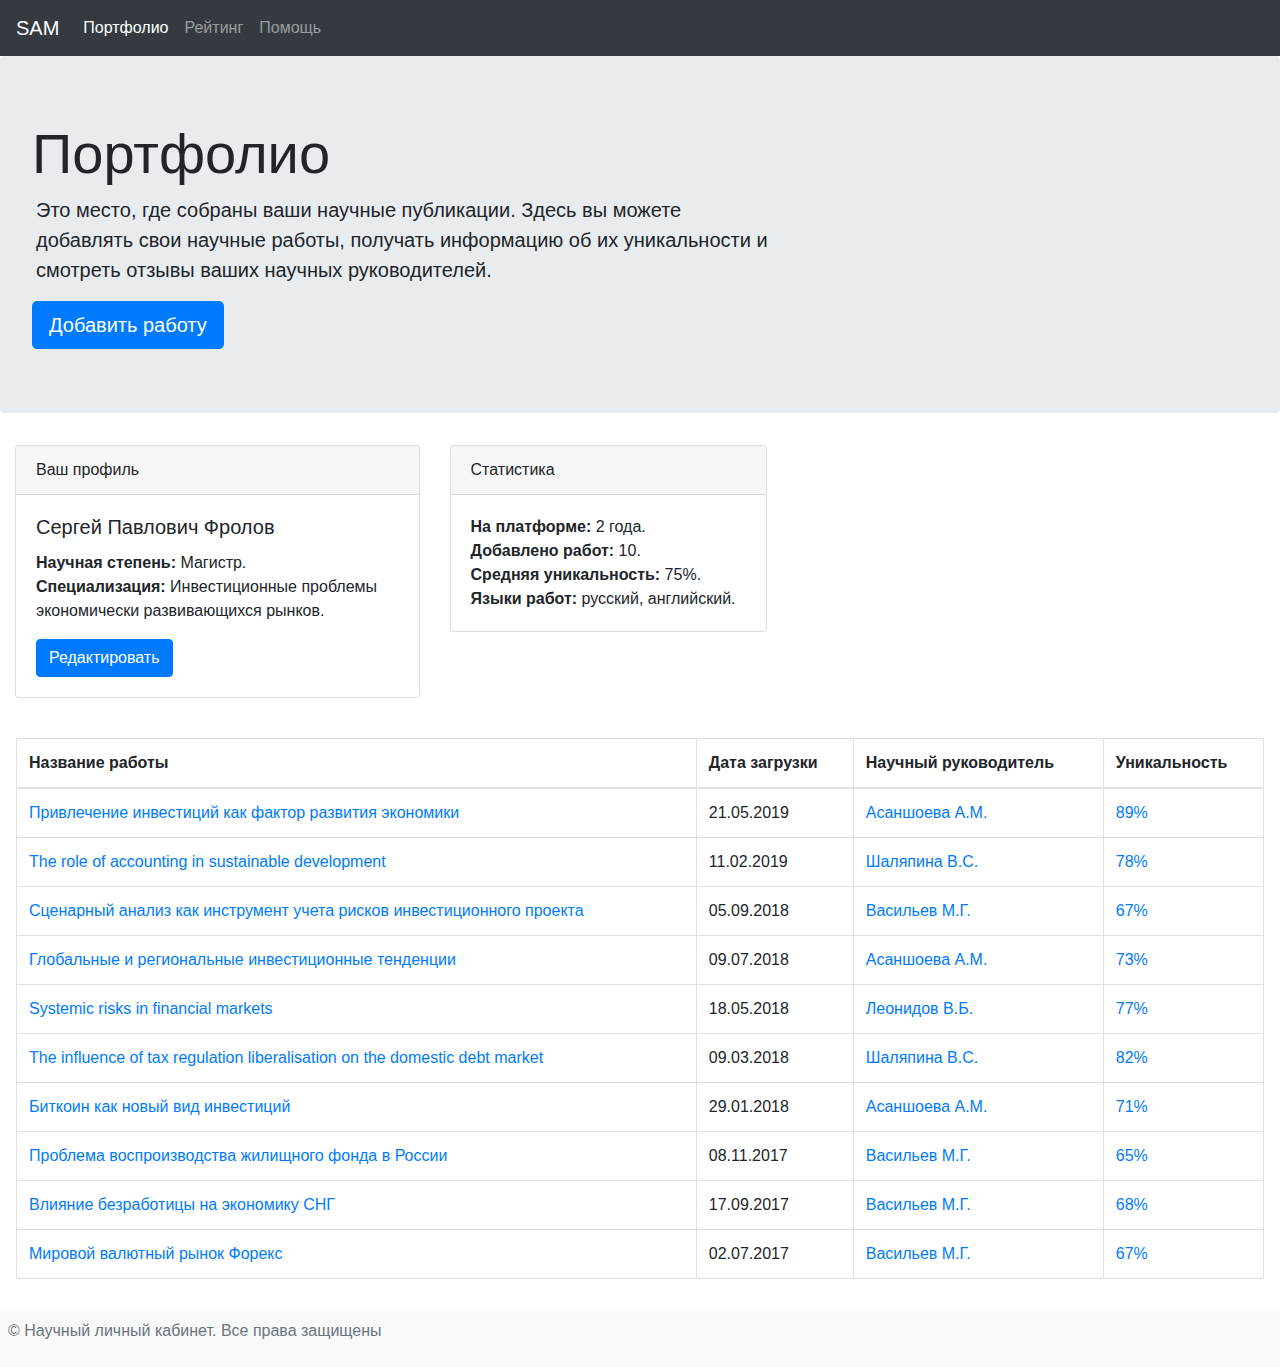
<file: source/StepikTask3/Index.html>
<!DOCTYPE html>
<html lang="en" dir="ltr">
  <head>
    <meta charset="utf-8">
    <title>Научный личный кабинет</title>
    <script src="Vendor/js/jquery-3.3.1.slim.min.js" defer></script>
    <script src="Vendor/js/popper.min.js" async></script>
    <link rel="stylesheet" href="Vendor/css/bootstrap.min.css">
    <script src="Vendor/js/bootstrap.min.js" defer></script>
  </head>
<body class="d-flex flex-column min-vh-100">
<!-- Navigation bar-->
<header>
  <nav class="navbar navbar-expand-lg navbar-dark bg-dark">
    <a class="navbar-brand" href="../../index.html">SAM</a>
    <button class="navbar-toggler" type="button" data-toggle="collapse" data-target="#navbarNav" aria-controls="navbarNav" aria-expanded="false" aria-label="Toggle navigation">
      <span class="navbar-toggler-icon"></span>
    </button>
    <div class="collapse navbar-collapse" id="navbarNav">
      <ul class="navbar-nav">
        <li class="nav-item active">
          <a class="nav-link" href="#">Портфолио<span class="sr-only">(current)</span></a>
        </li>
        <li class="nav-item">
          <a class="nav-link" href="#">Рейтинг</a>
        </li>
        <li class="nav-item">
          <a class="nav-link" href="#">Помощь</a>
        </li>
      </ul>
    </div>
  </nav>
</header>
<!--Портфолио-->
<content>
  <div class="jumbotron">
    <h1 class="display-4">Портфолио</h1>
    <div class="container d-inline-flex pl-1">
      <div class="row">
        <p class="lead col-lg-8 col-md-11 col-xs-6">
          Это место, где собраны ваши научные публикации. Здесь вы можете добавлять свои научные работы, получать информацию об их уникальности и смотреть отзывы ваших научных руководителей.
        </p>
      </div>
    </div>
    <div class="clearfix"></div>
    <a class="btn btn-primary btn-lg" href="#" role="button">Добавить работу</a>
  </div>

<!--Cards container-->
  <div class="container d-inline-flex">
    <div class="row">
      <div class="col-lg-5 col-md-7 col-xs-6 mb-4">
        <div class="card">
          <div class="card-header">
            Ваш профиль
          </div>
          <div class="card-body">
            <h5 class="card-title">Сергей Павлович Фролов</h5>
            <p class="card-text"><b>Научная степень:</b> Магистр.<br>
              <b>Специализация:</b> Инвестиционные проблемы экономически развивающихся рынков.</p>
            <a href="#" class="btn btn-primary">Редактировать</a>
          </div>
        </div>
      </div>
      <div class="col-lg-4 col-md-5 col-xs-6 mb-4">
        <div class="card">
          <div class="card-header">
            Статистика
          </div>
          <div class="card-body">
            <p class="card-text"><b>На платформе:</b> 2 года.<br>
              <b>Добавлено работ:</b> 10.<br>
              <b>Средняя уникальность:</b> 75%.<br>
              <b>Языки работ:</b> русский, английский.</p>
          </div>
        </div>
      </div>
    </div>
  </div>
<!--Table-->
<div class="table-responsive-xs w-auto p-3">
<table class="table table-bordered">
  <thead>
    <tr>
      <th scope="col">Название работы</th>
      <th scope="col">Дата загрузки</th>
      <th scope="col">Научный руководитель</th>
      <th scope="col">Уникальность</th>
    </tr>
  </thead>
  <tbody>
    <tr>
      <td><a href="#">Привлечение инвестиций как фактор развития экономики</a></td>
      <td>21.05.2019</td>
      <td><a href="#">Асаншоева А.М.</a></td>
      <td><a href="#">89%</a></td>
    </tr>
    <tr>
      <td><a href="#">The role of accounting in sustainable development</a></td>
      <td>11.02.2019</td>
      <td><a href="#">Шаляпина В.С.</a></td>
      <td><a href="#">78%</a></td>
    </tr>
    <tr>
      <td><a href="#">Сценарный анализ как инструмент учета рисков инвестиционного проекта</a></td>
      <td>05.09.2018</td>
      <td><a href="#">Васильев М.Г.</a></td>
      <td><a href="#">67%</a></td>
    </tr>
    <tr>
      <td><a href="#">Глобальные и региональные инвестиционные тенденции</a></td>
      <td>09.07.2018</td>
      <td><a href="#">Асаншоева А.М.</a></td>
      <td><a href="#">73%</a></td>
    </tr>
    <tr>
      <td><a href="#">Systemic risks in financial markets</a></td>
      <td>18.05.2018</td>
      <td><a href="#">Леонидов В.Б.</a></td>
      <td><a href="#">77%</a></td>
    </tr>
    <tr>
      <td><a href="#">The influence of tax regulation liberalisation on the domestic debt market</a></td>
      <td>09.03.2018</td>
      <td><a href="#">Шаляпина В.С.</a></td>
      <td><a href="#">82%</a></td>
    </tr>
    <tr>
      <td><a href="#">Биткоин как новый вид инвестиций</a></td>
      <td>29.01.2018</td>
      <td><a href="#">Асаншоева А.М.</a></td>
      <td><a href="#">71%</a></td>
    </tr>
    <tr>
      <td><a href="#">Проблема воспроизводства жилищного фонда в России</a></td>
      <td>08.11.2017</td>
      <td><a href="#">Васильев М.Г.</a></td>
      <td><a href="#">65%</a></td>
    </tr>
    <tr>
      <td><a href="#">Влияние безработицы на экономику СНГ</a></td>
      <td>17.09.2017</td>
      <td><a href="#">Васильев М.Г.</a></td>
      <td><a href="#">68%</a></td>
    </tr>
    <tr>
      <td><a href="#">Мировой валютный рынок Форекс</a></td>
      <td>02.07.2017</td>
      <td><a href="#">Васильев М.Г.</a></td>
      <td><a href="#">67%</a></td>
    </tr>
  </tbody>
</table>
</div>
<!--Остальные строки-->
<div class="d-block d-sm-none w-auto p-3">
  <p><span>*остальные строки таблицы*</span></p>
  <p><span>таблица прокручивается вправо, отдельно от страницы (overflow)</span></p>
</div>
</content>
<!--Sticky footer-->
<footer class="mt-auto">
  <div class="bg-light text-dark w-100 p-2">
    <p class="text-muted">© Научный личный кабинет. Все права защищены</p>
  </div>
</footer>
</body>
</html>
</file>
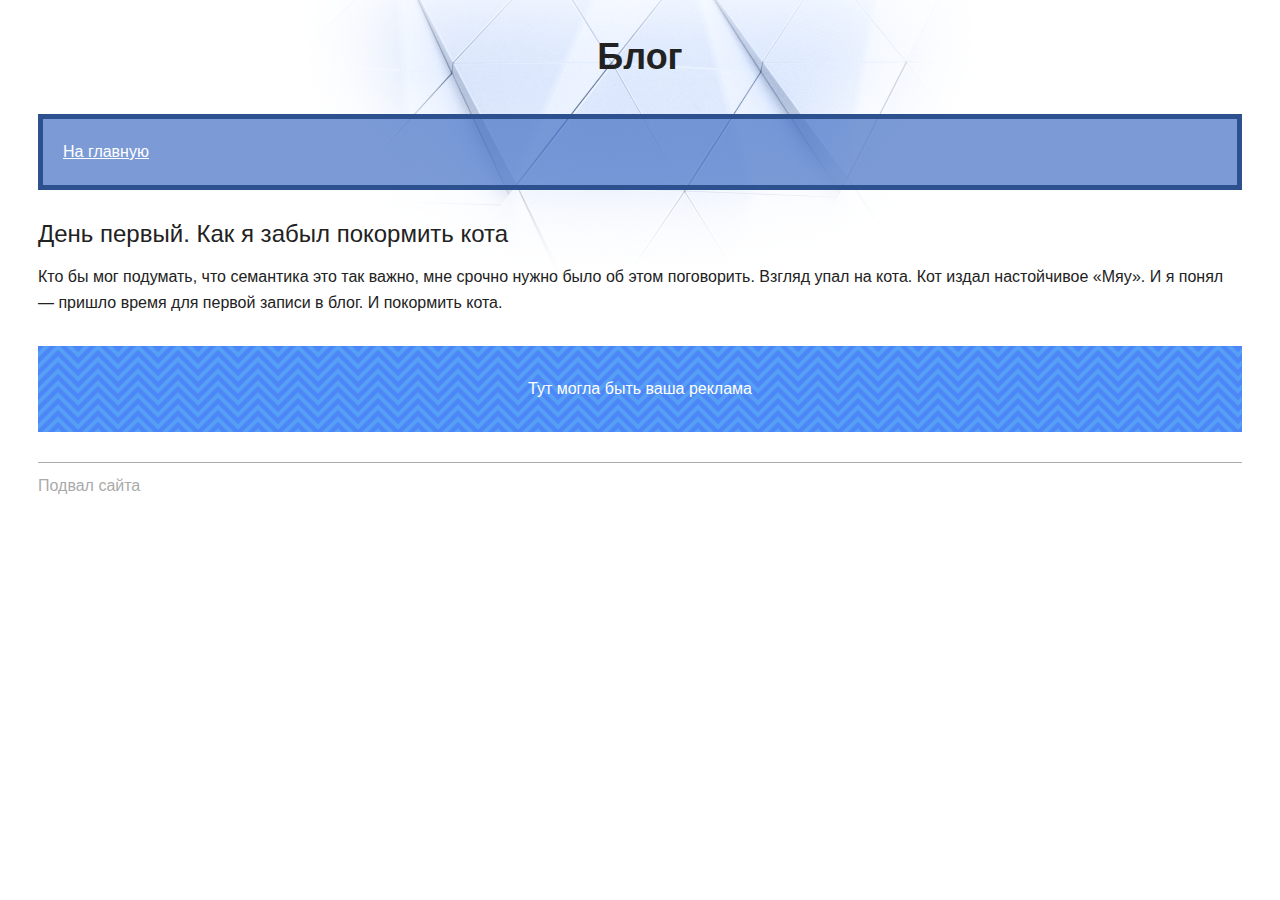
<file: source/project2/day-1.html>
<!DOCTYPE html>
<html lang="ru">
  <head>
    <meta charset="utf-8">
    <title>Дневник начинающего верстальщика</title>
    <link rel="stylesheet" href="style.css">
  </head>
  <body>
    <header>
      <p class="page-title">Блог</p>
      <nav class="blog-navigation">
        <a href="index.html">На главную</a>
      </nav>
    </header>
    <main>
      <article>
        <h1>День первый. Как я забыл покормить кота</h1>
        <p>Кто бы мог подумать, что семантика это так важно, мне срочно нужно было об этом поговорить. Взгляд упал на кота. Кот издал настойчивое «Мяу». И я понял — пришло время для первой записи в блог. И покормить кота.</p>
      </article>
      <aside class="partnership">
        Тут могла быть ваша реклама
      </aside>
    </main>
    <footer>
      Подвал сайта
    </footer>
  </body>
</html>
</file>
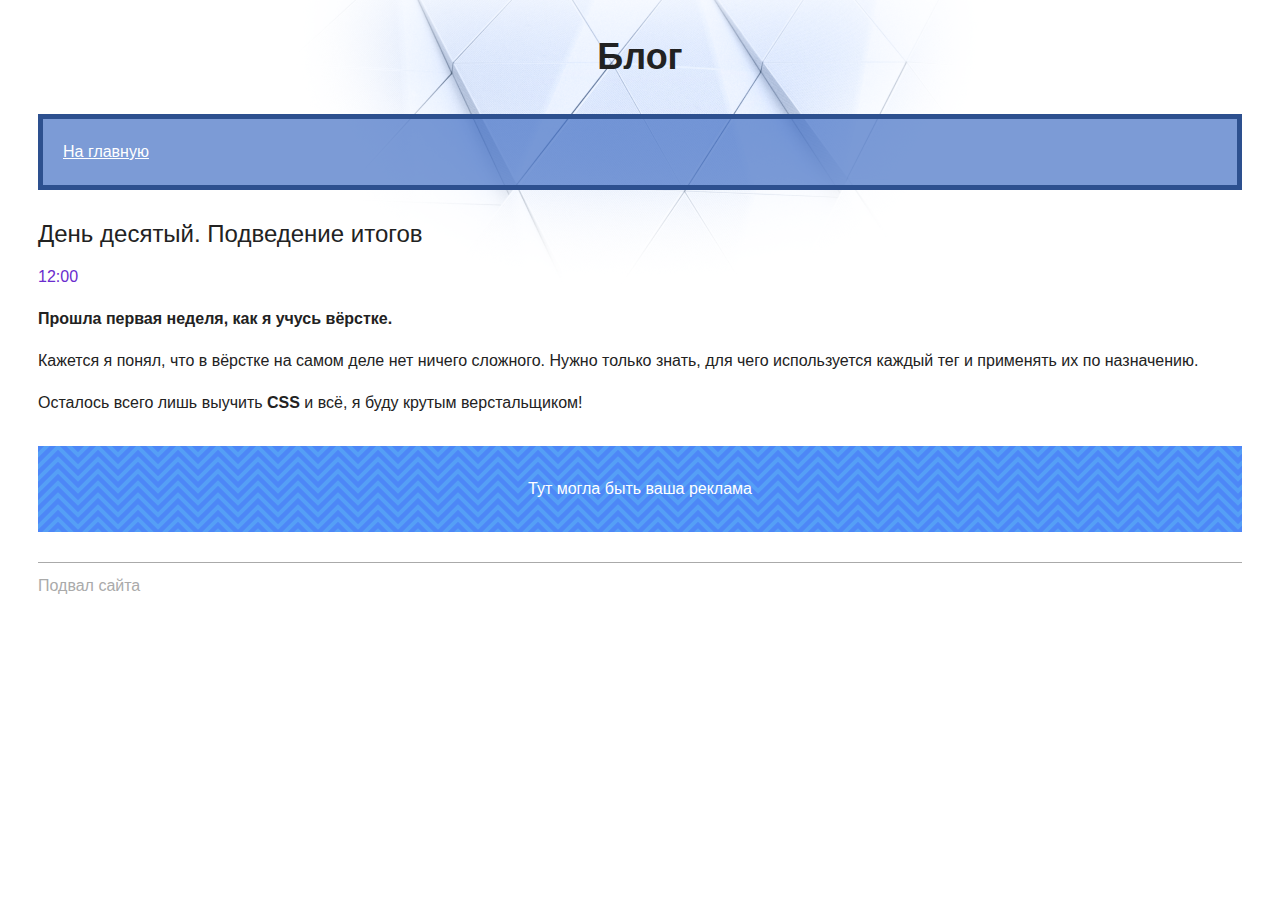
<file: source/project2/day-10.html>
<!DOCTYPE html>
<html lang="ru">
  <head>
    <meta charset="utf-8">
    <title>Сайт начинающего верстальщика</title>
    <link rel="stylesheet" href="style.css">
  </head>
  <body>
    <header>
      <p class="page-title">Блог</p>
      <nav class="blog-navigation">
        <a href="index.html">На главную</a>
      </nav>
    </header>
    <main>
      <article>
        <h1>День десятый. Подведение итогов</h1>
        <time datetime="2018-11-28T12:00">12:00</time>

        <p><b>Прошла первая неделя, как я учусь вёрстке.</b></p>

        <p>Кажется я понял, что в вёрстке на самом деле нет ничего сложного. Нужно только знать, для чего используется каждый тег и применять их по назначению.</p>

        <p>Осталось всего лишь выучить <strong>CSS</strong> и всё, я буду крутым верстальщиком!</p>
      </article>
      <aside class="partnership">
        Тут могла быть ваша реклама
      </aside>
    </main>
    <footer>
      Подвал сайта
    </footer>
  </body>
</html>
</file>
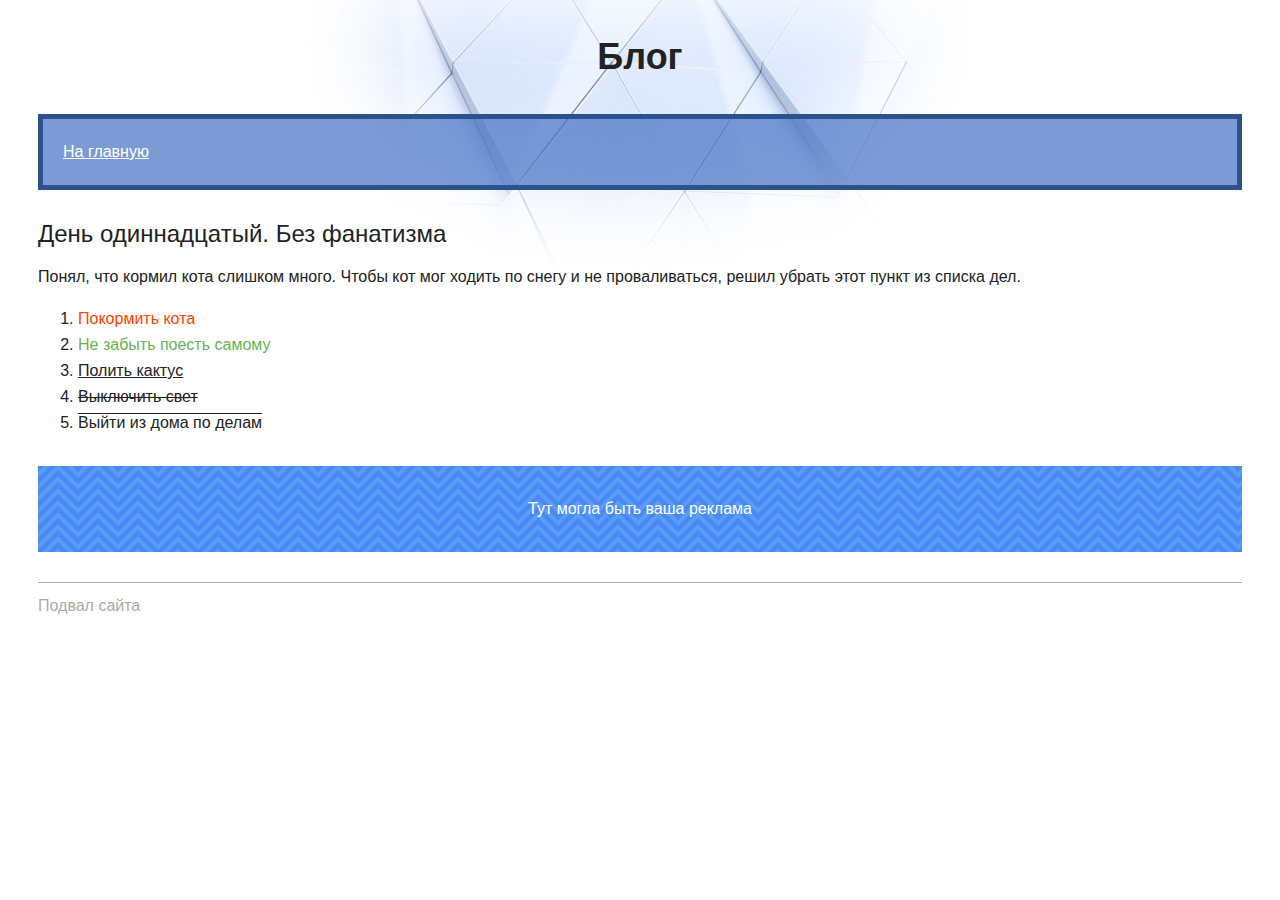
<file: source/project2/day-11.html>
<!DOCTYPE html>
<html lang="ru">
  <head>
    <meta charset="utf-8">
    <title>Сайт начинающего верстальщика</title>
    <link rel="stylesheet" href="style.css">
  </head>
  <body>
    <header>
      <p class="page-title">Блог</p>
      <nav class="blog-navigation">
        <a href="index.html">На главную</a>
      </nav>
    </header>
    <main>
      <article>
        <h1>День одиннадцатый. Без фанатизма</h1>
        <p>Понял, что кормил кота слишком много. Чтобы кот мог ходить по снегу и не проваливаться, решил убрать этот пункт из списка дел.</p>
        <ol>
          <li><del>Покормить кота</del></li>
          <li><ins>Не забыть поесть самому</ins></li>
          <li class="underline">Полить кактус</li>
          <li class="line-through">Выключить свет</li>
          <li class="overline">Выйти из дома по делам</li>
        </ol>
      </article>
      <aside class="partnership">
        Тут могла быть ваша реклама
      </aside>
    </main>
    <footer>
      Подвал сайта
    </footer>
  </body>
</html>
</file>
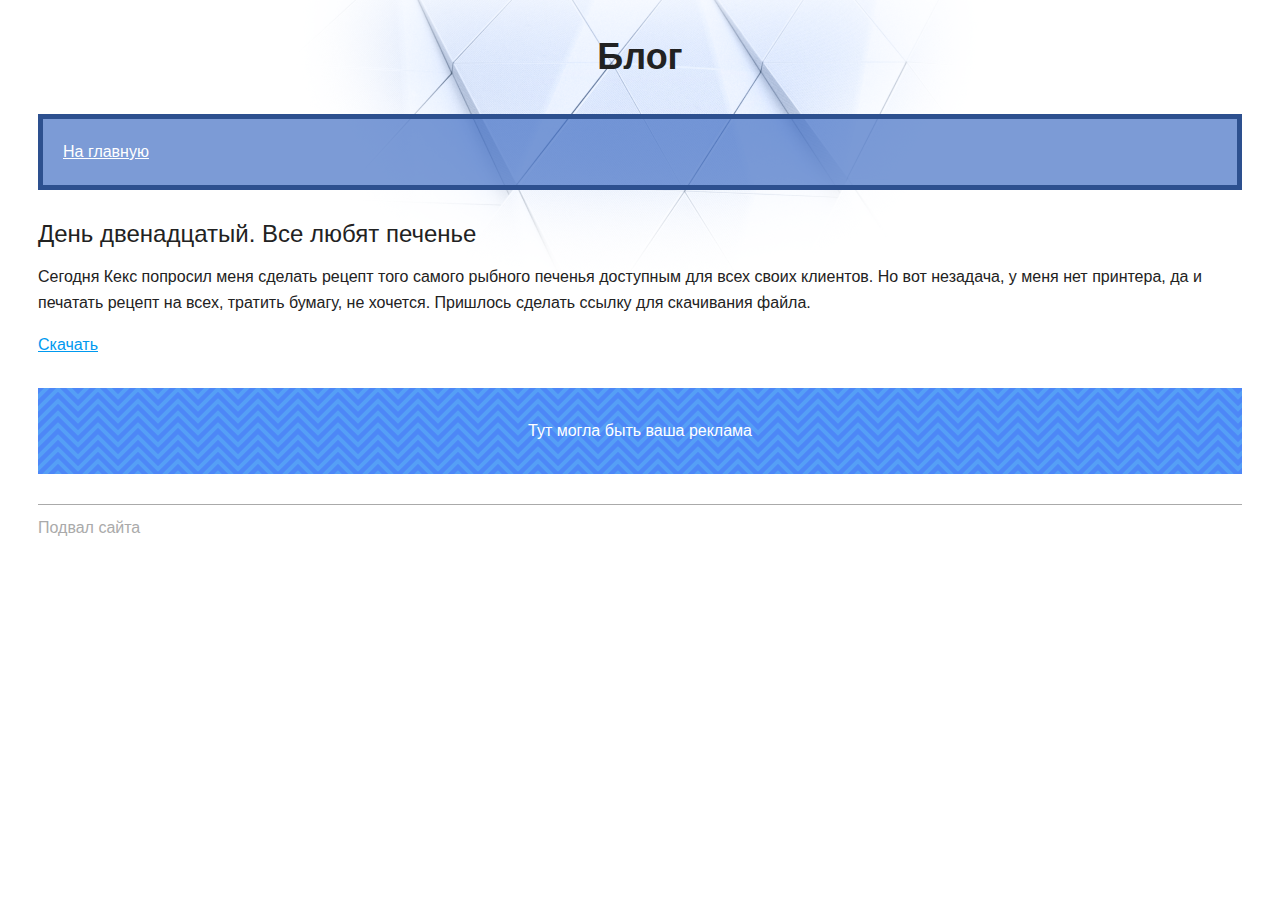
<file: source/project2/day-12.html>
<!DOCTYPE html>
<html lang="ru">
  <head>
    <meta charset="utf-8">
    <title>Сайт начинающего верстальщика</title>
    <link rel="stylesheet" href="style.css">
  </head>
  <body>
    <header>
      <p class="page-title">Блог</p>
      <nav class="blog-navigation">
        <a href="index.html">На главную</a>
      </nav>
    </header>
    <main>
      <article>
        <h1>День двенадцатый. Все любят печенье</h1>
        <p>Сегодня Кекс попросил меня сделать рецепт <a>того самого рыбного печенья</a> доступным для всех своих клиентов. Но вот незадача, у меня нет принтера, да и печатать рецепт на всех, тратить бумагу, не хочется. Пришлось сделать ссылку для скачивания файла.</p>
        <p>
          <a href="files/recipe.pdf" download>Скачать</a>
        </p>
      </article>
      <aside class="partnership">
        Тут могла быть ваша реклама
      </aside>
    </main>
    <footer>
      Подвал сайта
    </footer>
  </body>
</html>
</file>
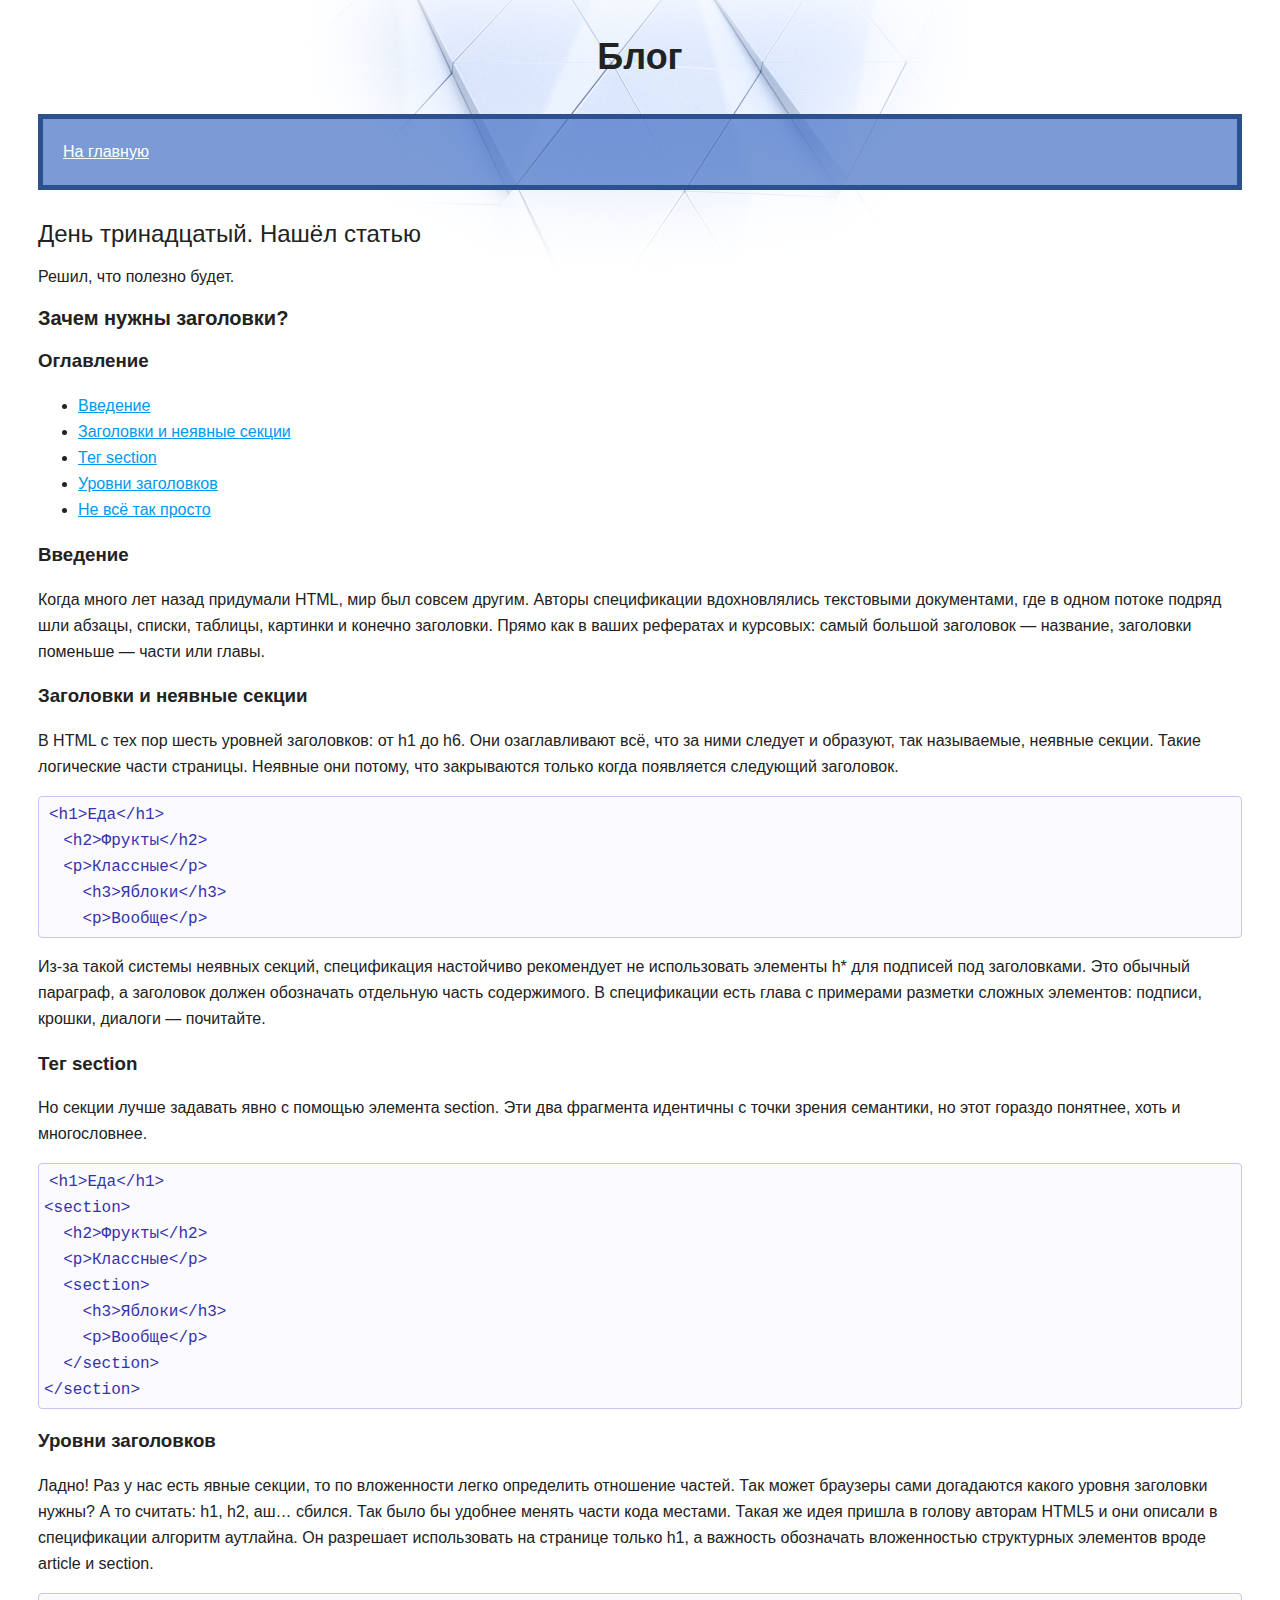
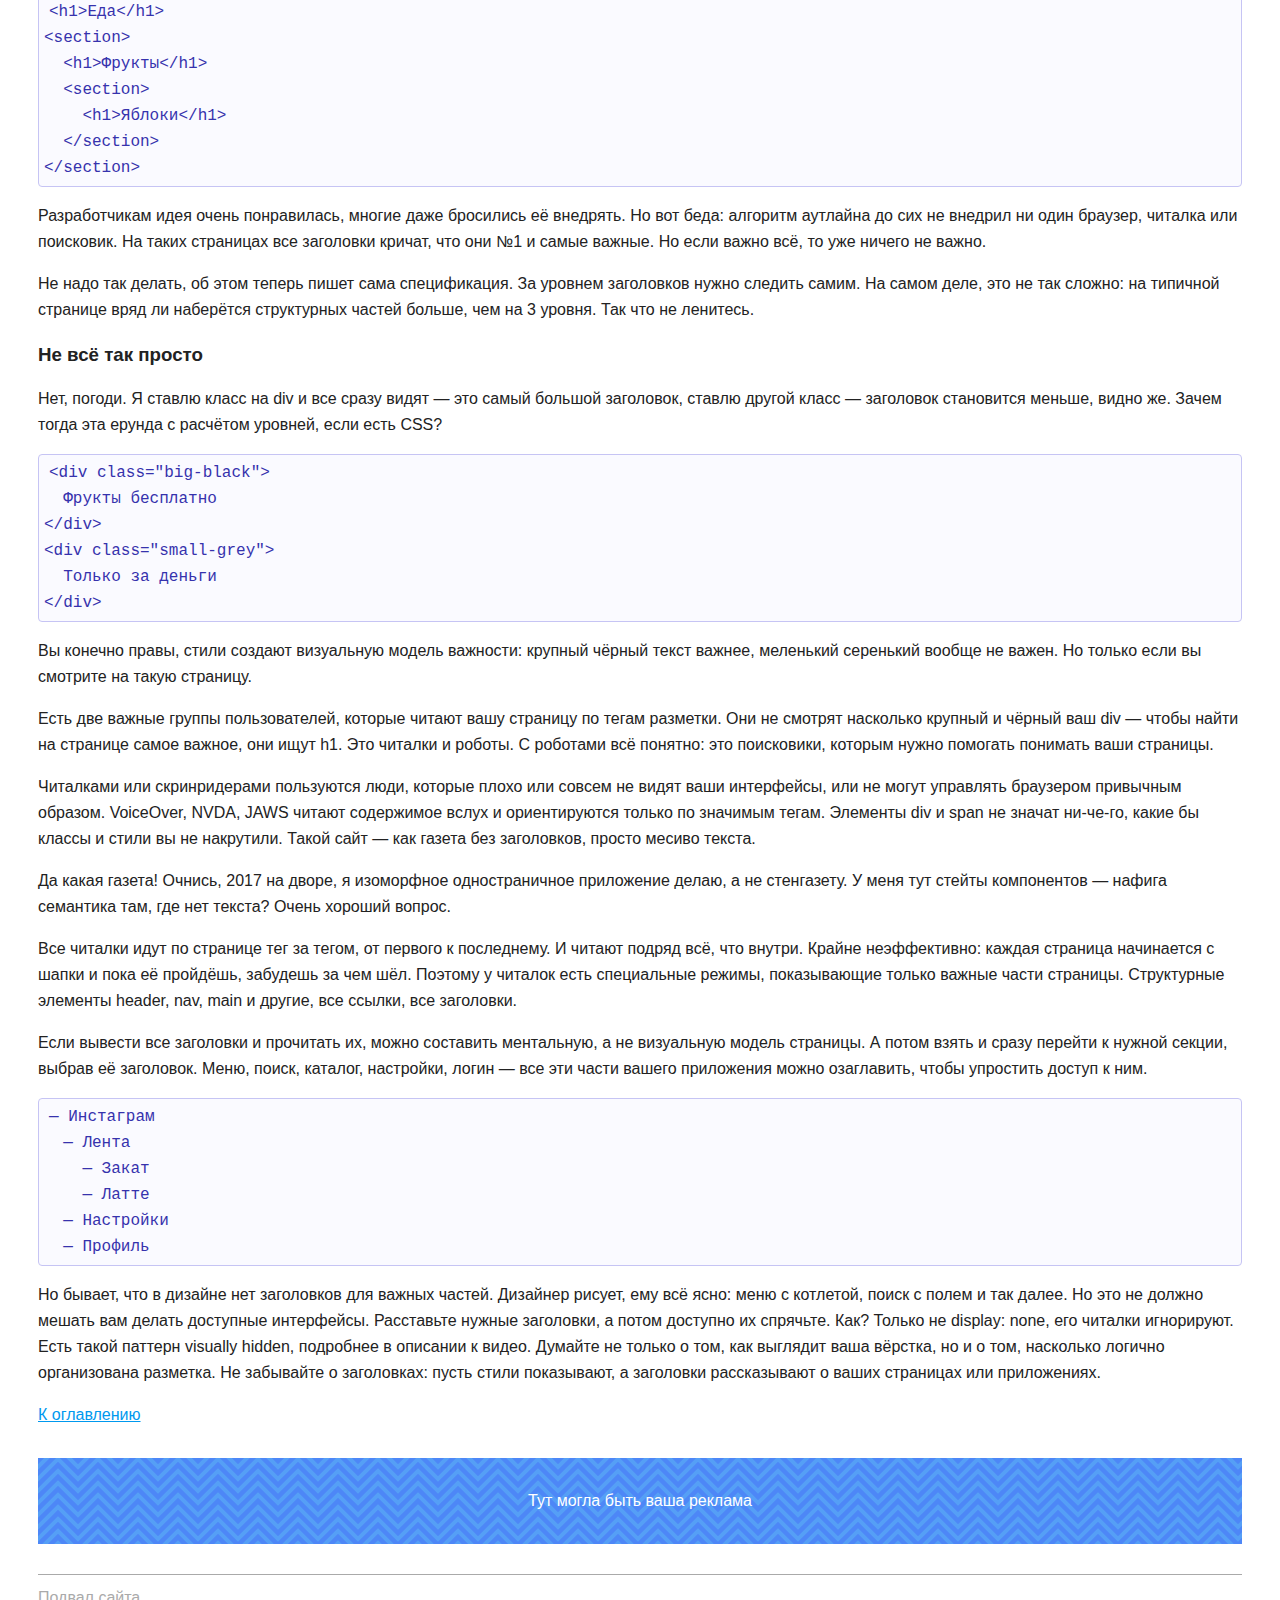
<file: source/project2/day-13.html>
<!DOCTYPE html>
<html lang="ru">
  <head>
    <meta charset="utf-8">
    <title>Сайт начинающего верстальщика</title>
    <link rel="stylesheet" href="style.css">
  </head>
  <body>
    <header>
      <p class="page-title">Блог</p>
      <nav class="blog-navigation">
        <a href="index.html">На главную</a>
      </nav>
    </header>
    <main>
      <article>
        <h1>День тринадцатый. Нашёл статью</h1>
        <p>Решил, что полезно будет.</p>

        <h2>Зачем нужны заголовки?</h2>

        <h3 id="content">Оглавление</h3>
        <ul>
          <li>
            <a href="#intro">Введение</a>
          </li>
          <li>
            <a href="#heading">Заголовки и неявные секции</a>
          </li>
          <li>
            <a href="#sections">Тег section</a>
          </li>
          <li>
            <a href="#levels">Уровни заголовков</a>
          </li>
          <li>
            <a href="#easy">Не всё так просто</a>
          </li>
        </ul>

        <article>
          <h3 id="intro">Введение</h3>

          <p>Когда много лет назад придумали HTML, мир был совсем другим. Авторы спецификации вдохновлялись текстовыми документами, где в одном потоке подряд шли абзацы, списки, таблицы, картинки и конечно заголовки. Прямо как в ваших рефератах и курсовых: самый большой заголовок — название, заголовки поменьше — части или главы.</p>

          <h3 id="heading">Заголовки и неявные секции</h3>

          <p>В HTML с тех пор шесть уровней заголовков: от h1 до h6. Они озаглавливают всё, что за ними следует и образуют, так называемые, неявные секции. Такие логические части страницы. Неявные они потому, что закрываются только когда появляется следующий заголовок.</p>

          <pre><code>&lt;h1&gt;Еда&lt;/h1&gt;
  &lt;h2&gt;Фрукты&lt;/h2&gt;
  &lt;p&gt;Классные&lt;/p&gt;
    &lt;h3&gt;Яблоки&lt;/h3&gt;
    &lt;p&gt;Вообще&lt;/p&gt;</code></pre>

          <p>Из-за такой системы неявных секций, спецификация настойчиво рекомендует не использовать элементы h* для подписей под заголовками. Это обычный параграф, а заголовок должен обозначать отдельную часть содержимого. В спецификации есть глава с примерами разметки сложных элементов: подписи, крошки, диалоги — почитайте.</p>

          <h3 id="sections">Тег section</h3>

          <p>Но секции лучше задавать явно с помощью элемента section. Эти два фрагмента идентичны с точки зрения семантики, но этот гораздо понятнее, хоть и многословнее.</p>
          <pre><code>&lt;h1&gt;Еда&lt;/h1&gt;
&lt;section&gt;
  &lt;h2&gt;Фрукты&lt;/h2&gt;
  &lt;p&gt;Классные&lt;/p&gt;
  &lt;section&gt;
    &lt;h3&gt;Яблоки&lt;/h3&gt;
    &lt;p&gt;Вообще&lt;/p&gt;
  &lt;/section&gt;
&lt;/section&gt;</code></pre>

          <h3 id="levels">Уровни заголовков</h3>

          <p>Ладно! Раз у нас есть явные секции, то по вложенности легко определить отношение частей. Так может браузеры сами догадаются какого уровня заголовки нужны? А то считать: h1, h2, аш… сбился. Так было бы удобнее менять части кода местами. Такая же идея пришла в голову авторам HTML5 и они описали в спецификации алгоритм аутлайна. Он разрешает использовать на странице только h1, а важность обозначать вложенностью структурных элементов вроде article и section.</p>

          <pre><code>&lt;h1&gt;Еда&lt;/h1&gt;
&lt;section&gt;
  &lt;h1&gt;Фрукты&lt;/h1&gt;
  &lt;section&gt;
    &lt;h1&gt;Яблоки&lt;/h1&gt;
  &lt;/section&gt;
&lt;/section&gt;</code></pre>

          <p>Разработчикам идея очень понравилась, многие даже бросились её внедрять. Но вот беда: алгоритм аутлайна до сих не внедрил ни один браузер, читалка или поисковик. На таких страницах все заголовки кричат, что они №1 и самые важные. Но если важно всё, то уже ничего не важно.</p>

          <p>Не надо так делать, об этом теперь пишет сама спецификация. За уровнем заголовков нужно следить самим. На самом деле, это не так сложно: на типичной странице вряд ли наберётся структурных частей больше, чем на 3 уровня. Так что не ленитесь.</p>

          <h3 id="easy">Не всё так просто</h3>

          <p>Нет, погоди. Я ставлю класс на div и все сразу видят — это самый большой заголовок, ставлю другой класс — заголовок становится меньше, видно же. Зачем тогда эта ерунда с расчётом уровней, если есть CSS?</p>

          <pre><code>&lt;div class="big-black"&gt;
  Фрукты бесплатно
&lt;/div&gt;
&lt;div class="small-grey"&gt;
  Только за деньги
&lt;/div&gt;</code></pre>

          <p>Вы конечно правы, стили создают визуальную модель важности: крупный чёрный текст важнее, меленький серенький вообще не важен. Но только если вы смотрите на такую страницу.</p>

          <p>Есть две важные группы пользователей, которые читают вашу страницу по тегам разметки. Они не смотрят насколько крупный и чёрный ваш div — чтобы найти на странице самое важное, они ищут h1. Это читалки и роботы. С роботами всё понятно: это поисковики, которым нужно помогать понимать ваши страницы.</p>

          <p>Читалками или скринридерами пользуются люди, которые плохо или совсем не видят ваши интерфейсы, или не могут управлять браузером привычным образом. VoiceOver, NVDA, JAWS читают содержимое вслух и ориентируются только по значимым тегам. Элементы div и span не значат ни-че-го, какие бы классы и стили вы не накрутили. Такой сайт — как газета без заголовков, просто месиво текста.</p>

          <p>Да какая газета! Очнись, 2017 на дворе, я изоморфное одностраничное приложение делаю, а не стенгазету. У меня тут стейты компонентов — нафига семантика там, где нет текста? Очень хороший вопрос.</p>

          <p>Все читалки идут по странице тег за тегом, от первого к последнему. И читают подряд всё, что внутри. Крайне неэффективно: каждая страница начинается с шапки и пока её пройдёшь, забудешь за чем шёл. Поэтому у читалок есть специальные режимы, показывающие только важные части страницы. Структурные элементы header, nav, main и другие, все ссылки, все заголовки.</p>

          <p>Если вывести все заголовки и прочитать их, можно составить ментальную, а не визуальную модель страницы. А потом взять и сразу перейти к нужной секции, выбрав её заголовок. Меню, поиск, каталог, настройки, логин — все эти части вашего приложения можно озаглавить, чтобы упростить доступ к ним.</p>

          <pre><code>— Инстаграм
  — Лента
    — Закат
    — Латте
  — Настройки
  — Профиль</code></pre>

          <p>Но бывает, что в дизайне нет заголовков для важных частей. Дизайнер рисует, ему всё ясно: меню с котлетой, поиск с полем и так далее. Но это не должно мешать вам делать доступные интерфейсы. Расставьте нужные заголовки, а потом доступно их спрячьте. Как? Только не display: none, его читалки игнорируют. Есть такой паттерн visually hidden, подробнее в описании к видео.

          Думайте не только о том, как выглядит ваша вёрстка, но и о том, насколько логично организована разметка. Не забывайте о заголовках: пусть стили показывают, а заголовки рассказывают о ваших страницах или приложениях.</p>

          <p>
            <a href="#content">К оглавлению</a>
          </p>
        </article>
      </article>
      <aside class="partnership">
        Тут могла быть ваша реклама
      </aside>
    </main>
    <footer>
      Подвал сайта
    </footer>
  </body>
</html>
</file>
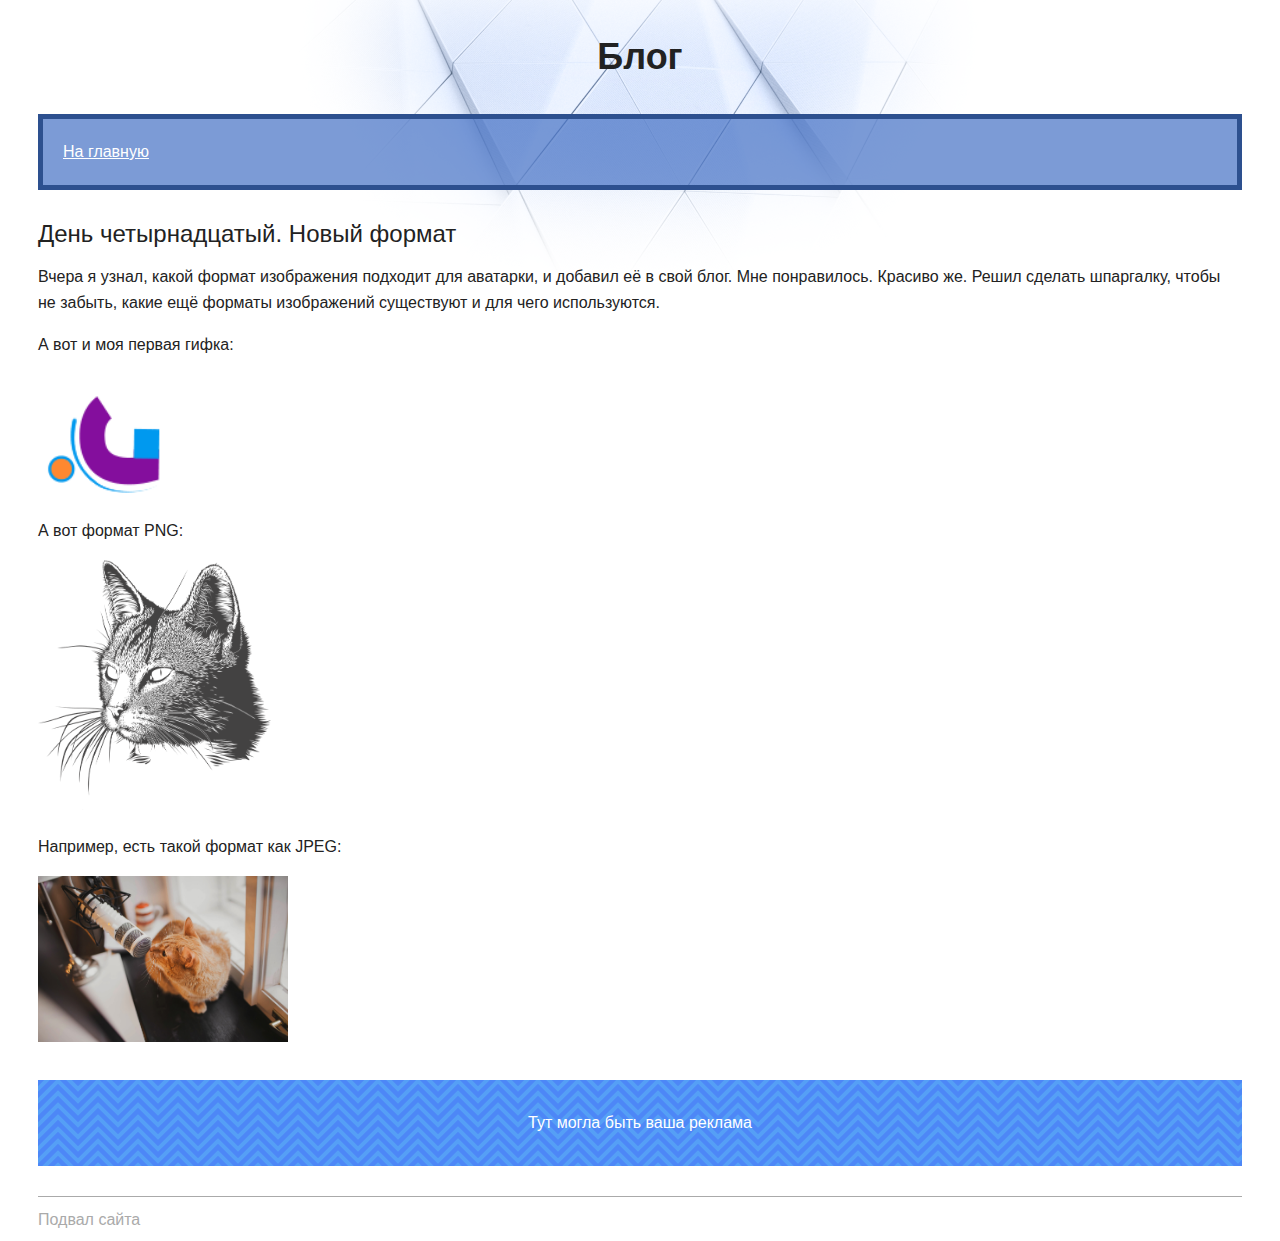
<file: source/project2/day-14.html>
<!DOCTYPE html>
<html lang="ru">
  <head>
    <meta charset="utf-8">
    <title>Сайт начинающего верстальщика</title>
    <link rel="stylesheet" href="style.css">
  </head>
  <body>
    <header>
      <p class="page-title">Блог</p>
      <nav class="blog-navigation">
        <a href="index.html">На главную</a>
      </nav>
    </header>
    <main>
      <article>
        <h1>День четырнадцатый. Новый формат</h1>
        <p>Вчера я узнал, какой формат изображения подходит для аватарки, и добавил её в свой блог. Мне понравилось. Красиво же. Решил сделать шпаргалку, чтобы не забыть, какие ещё форматы изображений существуют и для чего используются.</p>

        <p>А вот и моя первая гифка:</p>
        <img src="files/gifka.gif" width="250" height="120" alt="Анимация GIF">

        <p>А вот формат PNG:</p>
        <img src="files/portrait.png" height="250" alt="Портрет котика">

        <p>Например, есть такой формат как JPEG:</p>
        <img src="files/instructor-keks.jpg" width="250" alt="Инструктор Кекс">
      </article>
      <aside class="partnership">
        Тут могла быть ваша реклама
      </aside>
    </main>
    <footer>
      Подвал сайта
    </footer>
  </body>
</html>
</file>
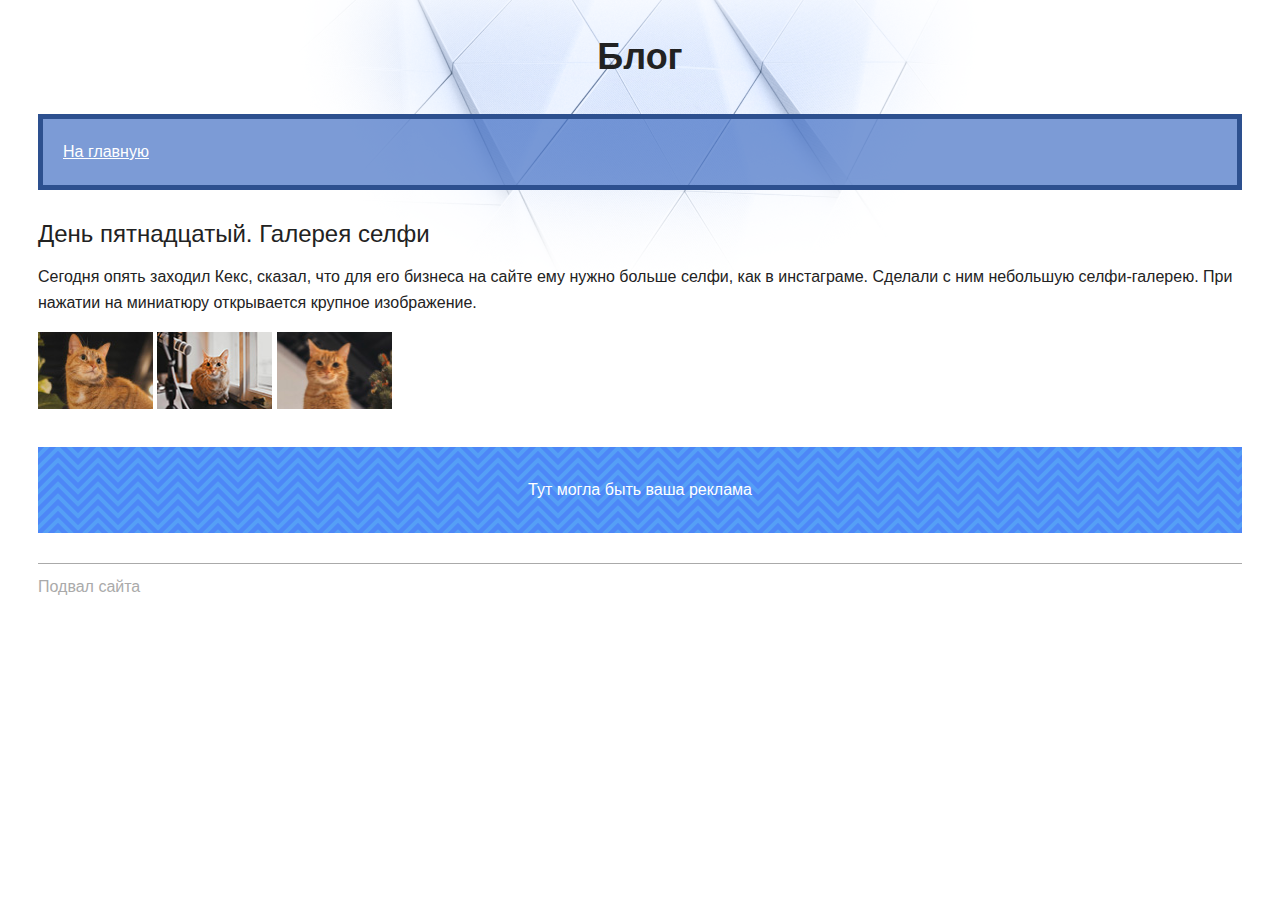
<file: source/project2/day-15.html>
<!DOCTYPE html>
<html lang="ru">
  <head>
    <meta charset="utf-8">
    <title>Сайт начинающего верстальщика</title>
    <link rel="stylesheet" href="style.css">
  </head>
  <body>
    <header>
      <p class="page-title">Блог</p>
      <nav class="blog-navigation">
        <a href="index.html">На главную</a>
      </nav>
    </header>
    <main>
      <article>
        <h1>День пятнадцатый. Галерея селфи</h1>
        <p>Сегодня опять заходил Кекс, сказал, что для его бизнеса на сайте ему нужно больше селфи, как в инстаграме. Сделали с ним небольшую селфи-галерею. При нажатии на миниатюру открывается крупное изображение.</p>
        <p>
          <a href="photo-1.html"><img src="files/preview-1.jpg" alt="Фоточка Кекса" width="115" height="77"></a>
          <a href="photo-2.html"><img src="files/preview-2.jpg" alt="Фоточка Кекса" width="115" height="77"></a>
          <a href="photo-3.html"><img src="files/preview-3.jpg" alt="Фоточка Кекса" width="115" height="77"></a>
        </p>
      </article>
      <aside class="partnership">
        Тут могла быть ваша реклама
      </aside>
    </main>
    <footer>
      Подвал сайта
    </footer>
  </body>
</html>
</file>
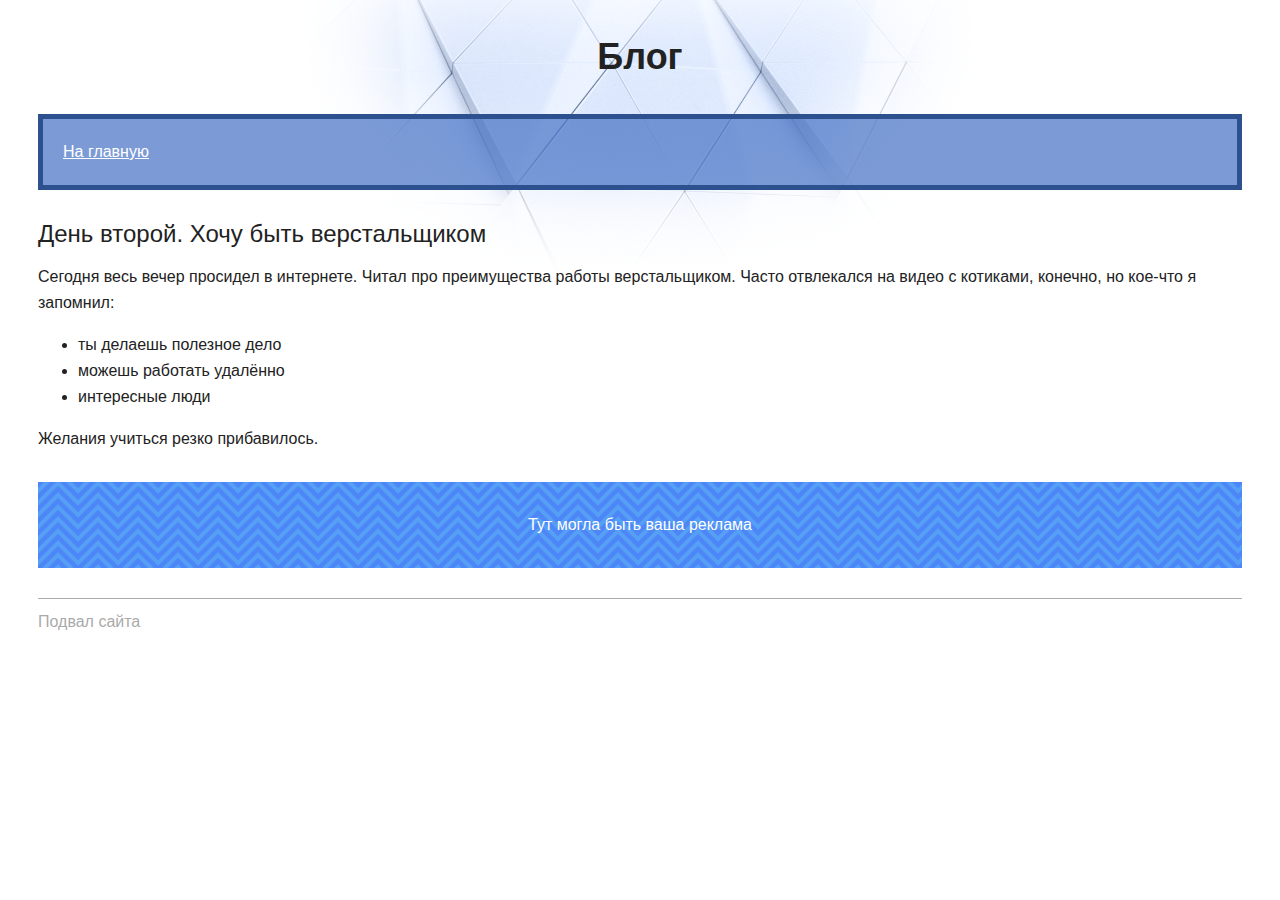
<file: source/project2/day-2.html>
<!DOCTYPE html>
<html lang="ru">
  <head>
    <meta charset="utf-8">
    <title>Дневник начинающего верстальщика</title>
    <link rel="stylesheet" href="style.css">
  </head>
  <body>
    <header>
      <p class="page-title">Блог</p>
      <nav class="blog-navigation">
        <a href="index.html">На главную</a>
      </nav>
    </header>
    <main>
      <article>
        <h1>День второй. Хочу быть верстальщиком</h1>
        <p>Сегодня весь вечер просидел в интернете. Читал про преимущества работы верстальщиком. Часто отвлекался на видео с котиками, конечно, но кое-что я запомнил:</p>

        <ul>
          <li>ты делаешь полезное дело</li>
          <li>можешь работать удалённо</li>
          <li>интересные люди</li>
        </ul>

        <p>Желания учиться резко прибавилось.</p>
      </article>
      <aside class="partnership">
        Тут могла быть ваша реклама
      </aside>
    </main>
    <footer>
      Подвал сайта
    </footer>
  </body>
</html>
</file>
<file: style.css>
body {
  margin: 0;
  min-width: 960px;
  font-family: "Montserrat", "Helvetica", "Arial", sans-serif;
  font-size: 16px;
  line-height: 32px;
  color: #f2f2f2;
  background-color: #080208;
  background-image: url("img/hero-bg.jpg");
  background-repeat: no-repeat;
  background-position: top center;
}

.container {
  max-width: 928px;
  margin: 0 auto;
  padding: 0 16px;
}

.page-header {
  margin: 0 0 120px;
  padding: 32px 0 32px;
}

.page-header .container,
.page-footer .container {
  max-width: 1408px;
  text-align: right;
}

.page-header a {
  margin-left: 56px;
  color: #fea18d;
  text-decoration: none;
  background-repeat: no-repeat;
  background-position: left;
}

.header-email {
  padding-left: 30px;
  background-image: url("img/icon-email.svg");
}

.header-phone {
  padding-left: 25px;
  background-image: url("img/icon-phone.svg");
}

.hero-image {
  margin-bottom: 80px;
}

.hero-image .container {
  max-width: 1408px;
  text-align: center;
}

.heading {
  margin: 0 0 24px;
  font-size: 80px;
  line-height: 96px;
}

.hero-image p {
  margin: 0;
  font-size: 32px;
  line-height: 48px;
}

.intro {
  margin: 0 0 120px;
}

.subheading {
  margin: 0 0 56px;
  font-size: 56px;
  line-height: 80px;
  text-align: center;
}

.user-image {
  margin: 0 0 32px;
  text-align: center;
}
.myfoto {
  border-radius: 50%;
}

.intro h3,
.portfolio h3 {
  margin: 0 0 12px;
  font-size: 28px;
  line-height: 40px;
  font-weight: 500;
  text-align: center;
}

.intro p {
  margin: 0 0 32px;
}

.skills-list {
  margin: 0;
  padding: 0;
}

.skills-list dt {
  padding-left: 32px;
  background-repeat: no-repeat;
  background-position: left;
}

.skill-html {
  background-image: url("img/icon-html.svg");
}

.skill-css {
  background-image: url("img/icon-css.svg");
}

.level {
  margin: 4px 0 16px;
  padding: 0;
  height: 14px;
  font-size: 0;
  background-color: #080208;
  border: 1px solid #712073;
  border-radius: 8px;
}

.level div {
  margin: 1px;
  height: 12px;
  background-color: #fea18d;
  border-radius: 6px;
}

.portfolio {
  margin: 0 0 120px;
}

.projects {
  margin: 0;
  padding: 0;
  list-style: none;
}

.projects li {
  margin: 0 0 80px;
}

.project-image {
  margin: 0 0 24px;
  text-align: center;
}

.projects p {
  margin: 0 0 24px;
}

.button {
  padding: 6px 20px;
  display: inline-block;
  vertical-align: baseline;
  text-decoration: none;
  text-transform: uppercase;
  border-radius: 4px;
  background-color: #712073;
  color: #ffffff;
}

.page-footer {
  padding: 40px 0;
  background-color: #260c26;
}

.page-footer a {
  margin-left: 56px;
  color: #fea18d;
  text-decoration: none;
  background-repeat: no-repeat;
  background-position: left;
}

.footer-email {
  padding-left: 30px;
  background-image: url("img/icon-email.svg");
}

.footer-phone {
  padding-left: 25px;
  background-image: url("img/icon-phone.svg");
}
</file>
<file: source/project/style.css>
body {
  padding: 0;
  font-family: "Arial", sans-serif;
  font-size: 14px;
  line-height: 18px;
  color: #000000;
  background: #ffffff url("img/keks-background.jpg") no-repeat 50% 0;
}

h1 {
  width: 260px;
  font-family: "Georgia", serif;
  font-size: 36px;
  line-height: 36px;
}

h2 {
  padding-bottom: 12px;
  border-bottom: 1px solid #cccccc;
}

.site-header {
  margin-bottom: 30px;
}

.skills-item {
  margin-bottom: 15px;
  padding-left: 20px;
  border-left: 10px solid #c4c4c4;
  color: #999999;
}

.standart {
  border-color: #ffc5b3;
  color: #666666;
}

/* Добавьте правило ниже */

.vip {
  border-color: #ff5a26;
  color: #000000;
}

.container {
  width: 480px;
  margin: 0 auto;
}

.site-header img {
  display: block;
  margin: 0 auto;
}

.features {
  margin-bottom: 30px;
}

.features p {
  display: inline-block;
  vertical-align: top;
  width: 30%;
  margin: 0 5px;
  text-align: center;
  background-repeat: no-repeat;
  background-position: center top;
}

.feature-kitten {
  padding-top: 60px;
  background-image: url("img/bottle.svg");
}

.feature-cat {
  padding-top: 60px;
  background-image: url("img/cat.svg");
}

.feature-train {
  padding-top: 60px;
  background-image: url("img/whistle.svg");
}

.skills-list {
  padding: 0;
  list-style: none;
}

.site-footer {
  display: flex;
  justify-content: space-between;
  color: #999999;
}
</file>
<file: source/project2/style.css>
body {
  padding: 0 30px;
  font-size: 16px;
  line-height: 26px;
  font-family: "Arial", sans-serif;
  color: #222222;

  background: #ffffff url("img/bg-page.png") no-repeat top center;
}

h1 {
  font-weight: 400;
  font-size: 24px;
  line-height: normal;
}

h2 {
  font-size: 20px;
  line-height: normal;
}

aside {
  margin: 20px 0;
  color: #c4c4c4;
}

pre,
code {
  background-color: #fafaff;
  border: 1px solid #c6c4f4;
  border-radius: 4px;
  color: #3632ad;
  font-family: "Courier New", "Courier", monospace;
}

pre {
  padding: 5px;
}

code {
  padding: 2px 5px;
}

pre code {
  background-color: transparent;
  border-radius: 0;
  border: none;
}


blockquote {
  padding-left: 14px;
  border-left: 2px solid #6a2cce;

  color: #6a2cce;
}

cite {
  color: #222222;
}

time {
  color: #6a2cce;
}

a[href] {
  color: #0099ef;
  text-decoration: underline;
}

del {
  color: #ff4400;
}

ins {
  color: rgb(105, 178, 83);
}

del,
ins {
  text-decoration: none;
}

em,
i {
  font-style: normal;
}

.avatar {
  border-radius: 50%;
}

.avatar-container {
  text-align: center;
}

.blog-navigation {
  margin-bottom: 30px;
  padding: 20px;

  background-color: rgba(68, 112, 196, 0.7);
  border: 5px solid #2d508f;

  color: #ffffff;
}

.blog-navigation h2 {
  margin-top: 0;
}

.blog-navigation ul {
  list-style: none;
  padding-left: 0;
}

.blog-navigation li {
  margin-bottom: 5px;
}

.blog-navigation a {
  color: #ffffff;
}

.skills dd {
  margin: 0;
  margin-bottom: 10px;

  background-color: #e8e8e8;
}

.skills-level {
  font-size: 12px;
  text-align: center;
  color: #ffffff;
  background-color: #4470c4;
}

.skills-level-ok {
  background-color: #47bb52;
}

.days {
  list-style: none;
  padding-left: 0;
}

figure {
  margin-left: 0;
  margin-right: 0;
}

figure img {
  vertical-align: middle;
  border: 8px solid rgb(202, 224, 248);
}

figcaption {
  width: 502px;
  padding-bottom: 8px;
  font-size: 12px;
  letter-spacing: 0.02em;
  font-style: italic;
  text-align: center;
  background-color: rgb(202, 224, 248);
}

.pagination a {
  display: inline-block;
  margin-right: 30px;
  margin-bottom: 15px;
}

.pagination {
  text-align: center;
  color: #888888;
}

.danger-text {
  color: #ff4400;
}

.danger-block {
  padding: 5px 10px;
  background-color: #ffd0bf;
}

.no-danger-block {
  padding: 5px 10px;
  background-color: #c6f5f0;
}

footer {
  margin-top: 30px;
  padding-top: 10px;
  color: #aaaaaa;
  border-top: 1px solid #aaaaaa;
}

.page-title {
  font-weight: bold;
  font-size: 36px;
  line-height: 42px;
  font-family: "Verdana", sans-serif;
  text-align: center;
}

.partnership {
  margin: 30px 0;
  padding: 30px;
  text-align: center;
  color: #ffffff;
  background-color: #4a87fa;
  background-image: url("img/bg-partnership.svg");
}

.underline {
  text-decoration: underline;
}

.line-through {
  text-decoration: line-through;
}

.overline {
  text-decoration: overline;
}

.italic {
  font-style: italic;
}
</file>
<file: source/Stepik_task/style.css>
article{
  width:70%;
  margin-left: auto;
  margin-right: auto;
}
nav{
  text-align: left;
}
h1{
  font-size: 32px;
}

h1, h2, h3 {
  font-family: sans-serif;
  margin-top: 1.5em;
  margin-bottom: 1em;
}
table {
border-collapse: collapse; /*убираем пустые промежутки между ячейками*/
border: 1px solid black; /*устанавливаем для таблицы внешнюю границу толщиной 1px*/
}
figure{
  float: right;
}
figcaption{
  font-style: italic;
}
</file>
